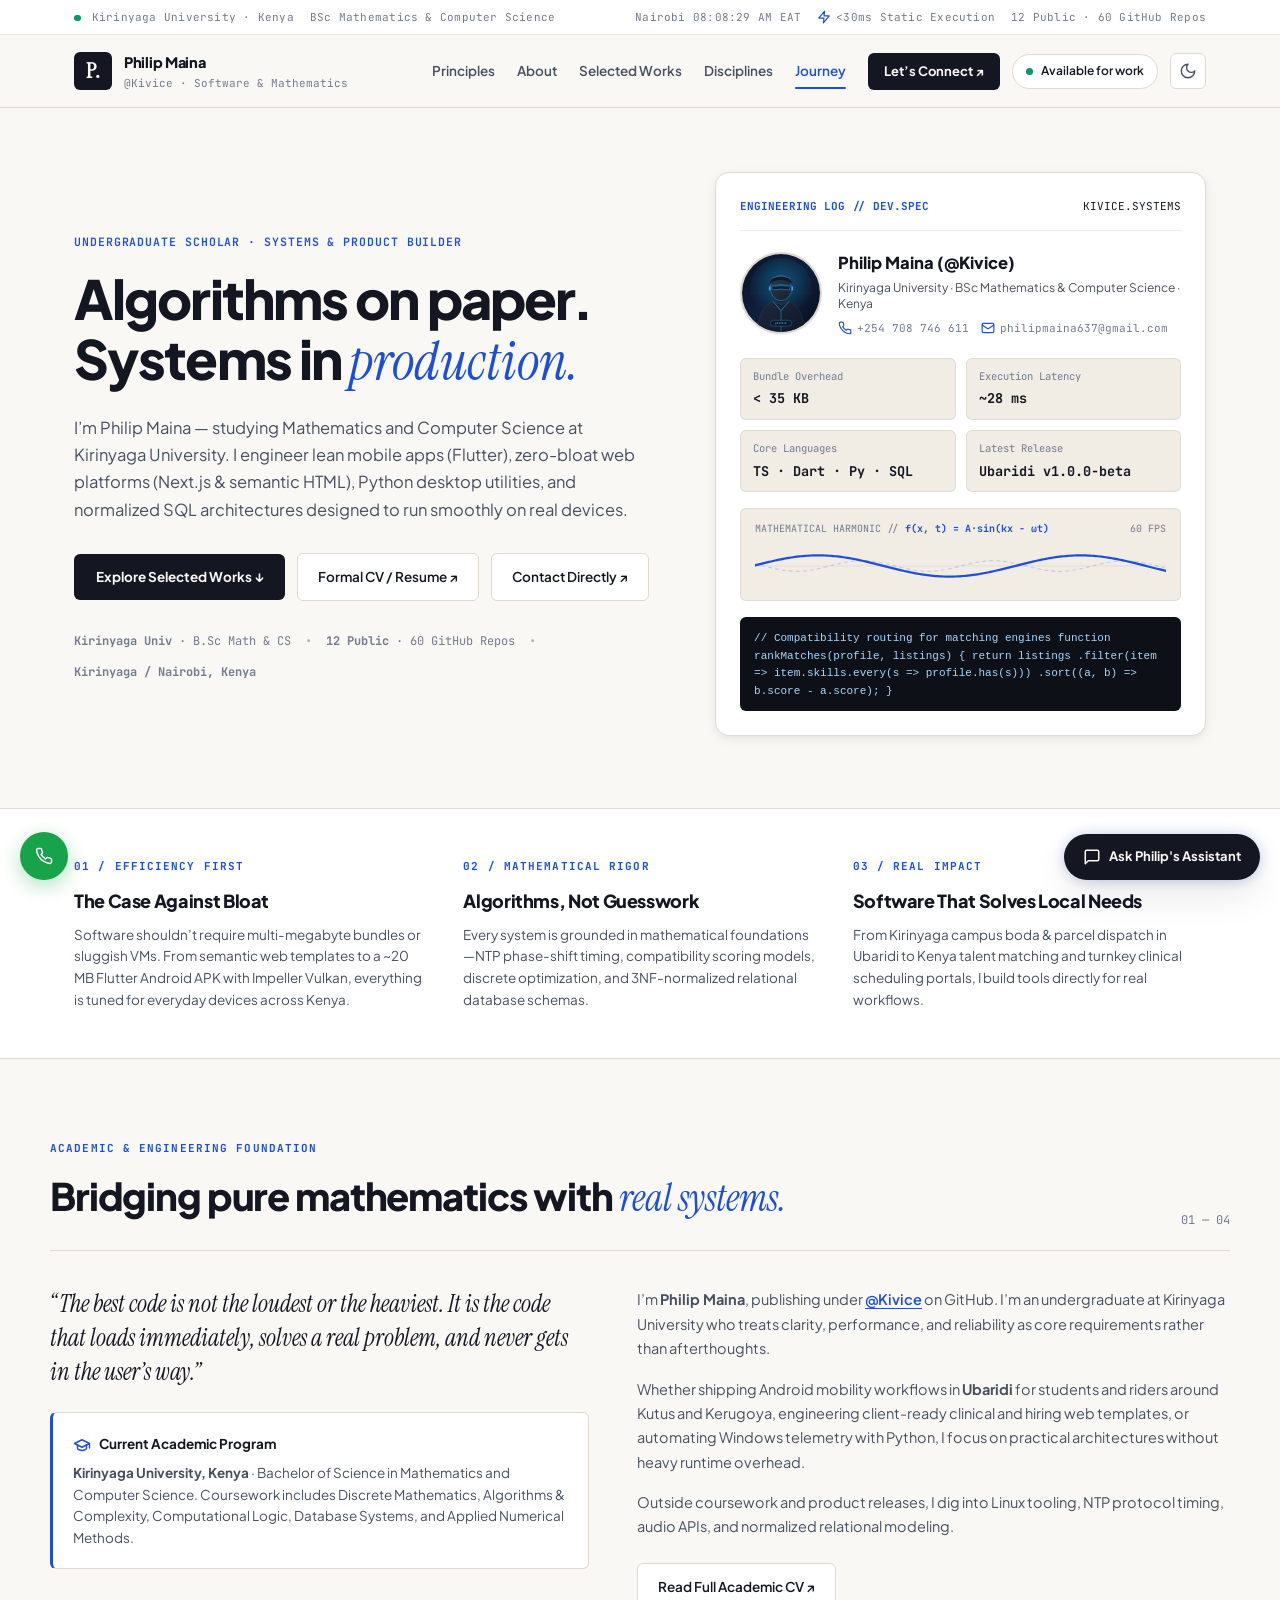
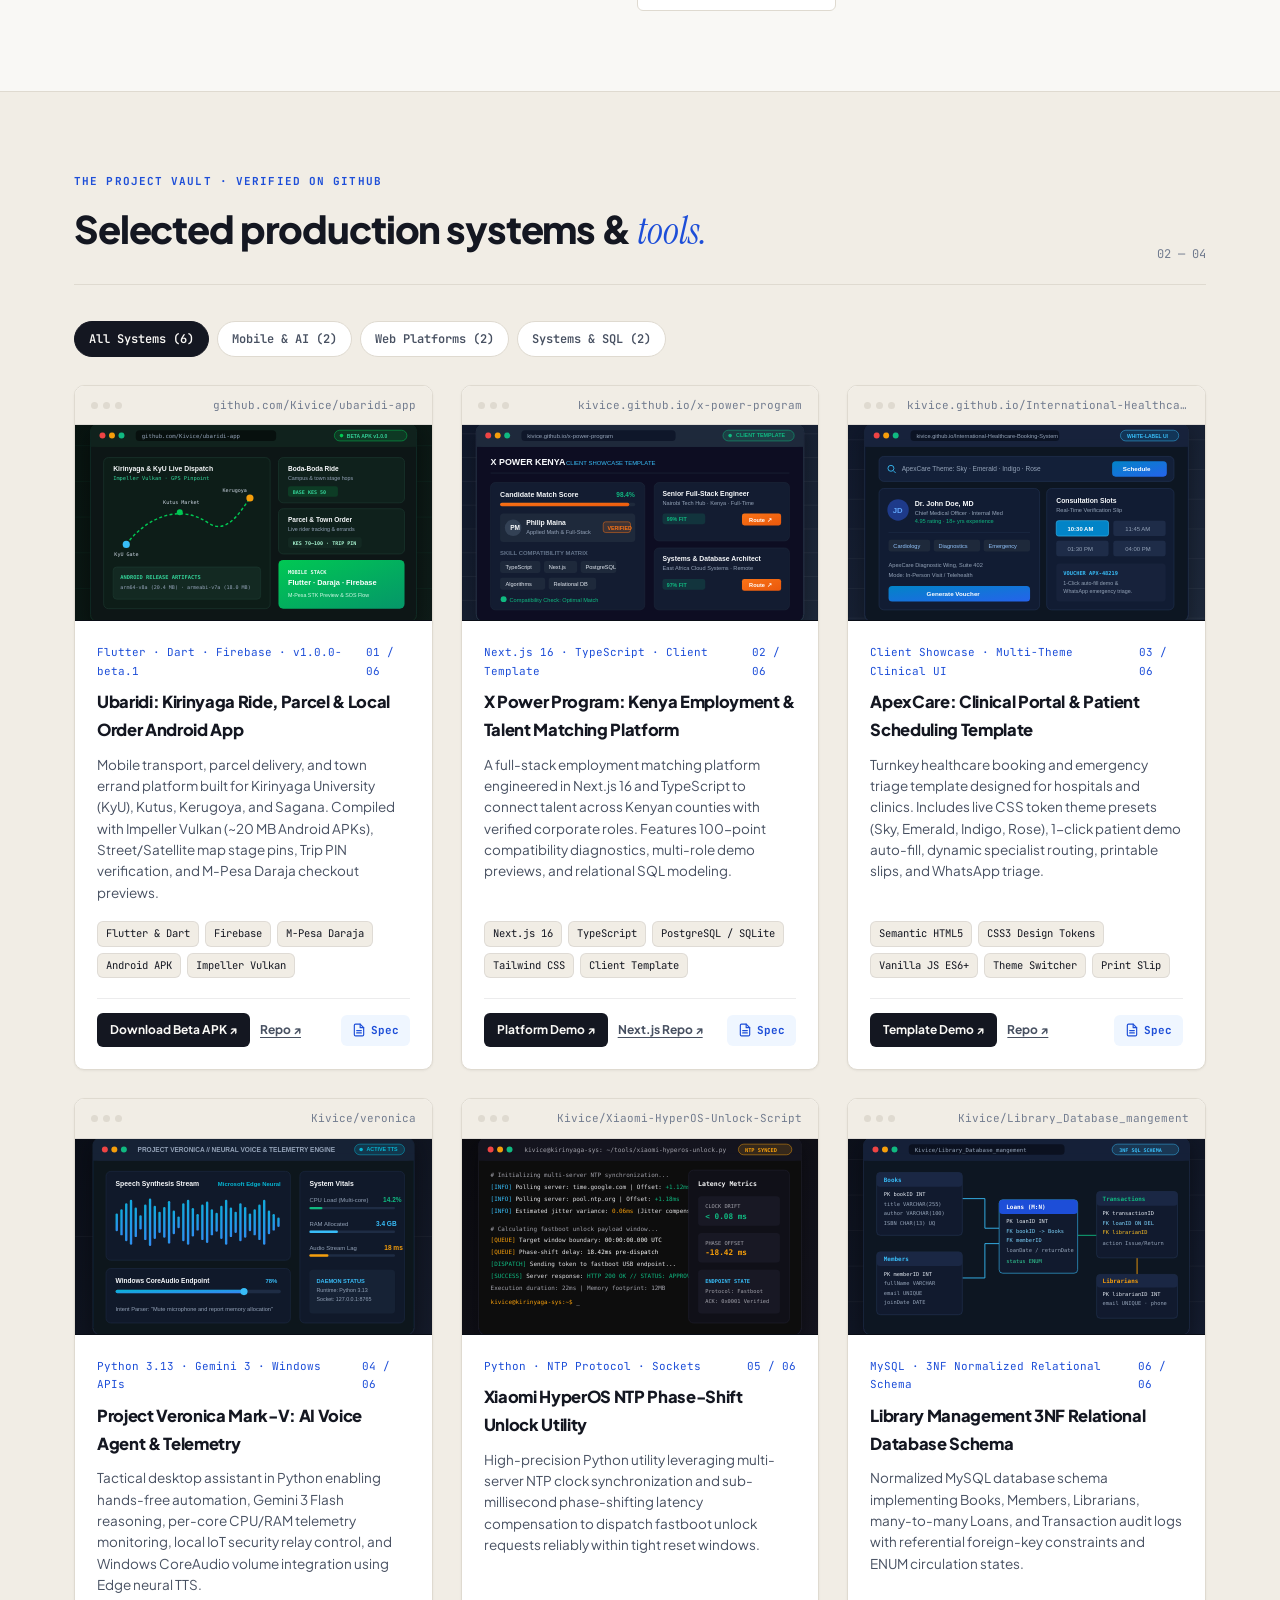
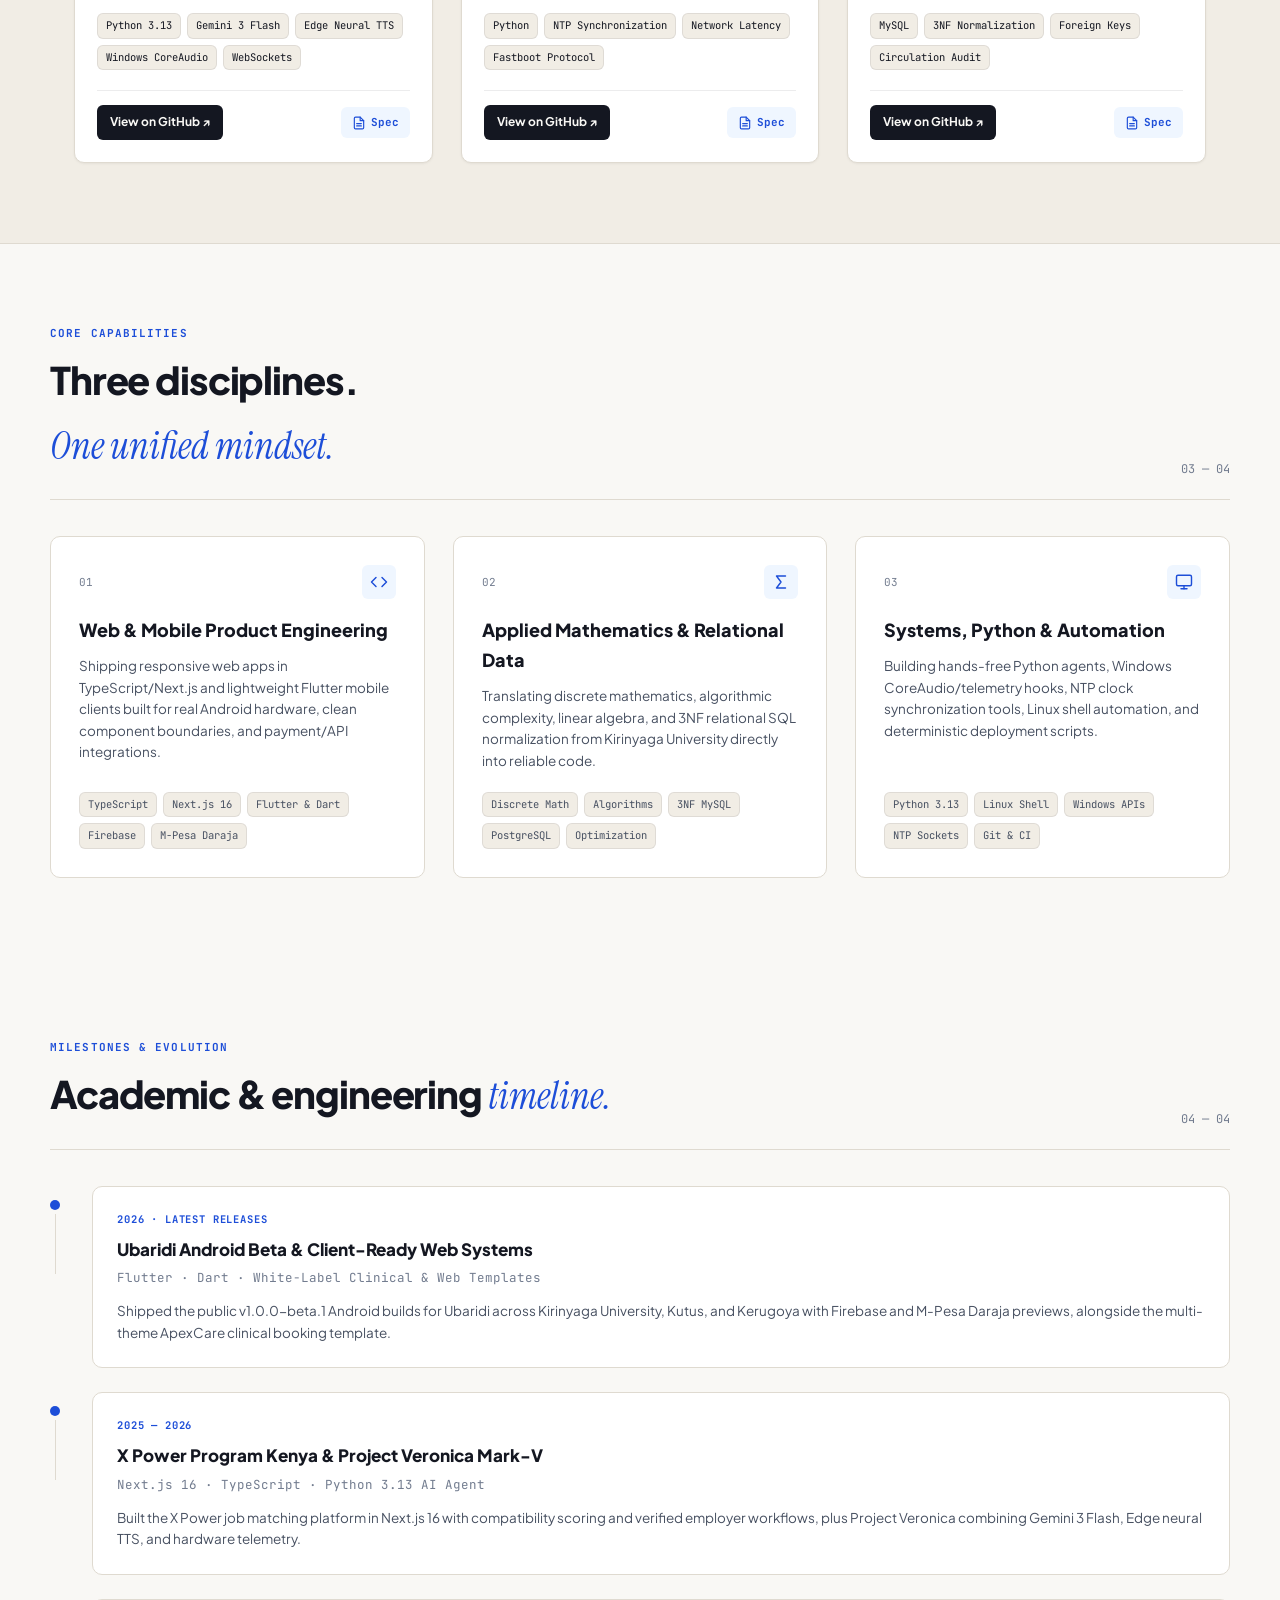
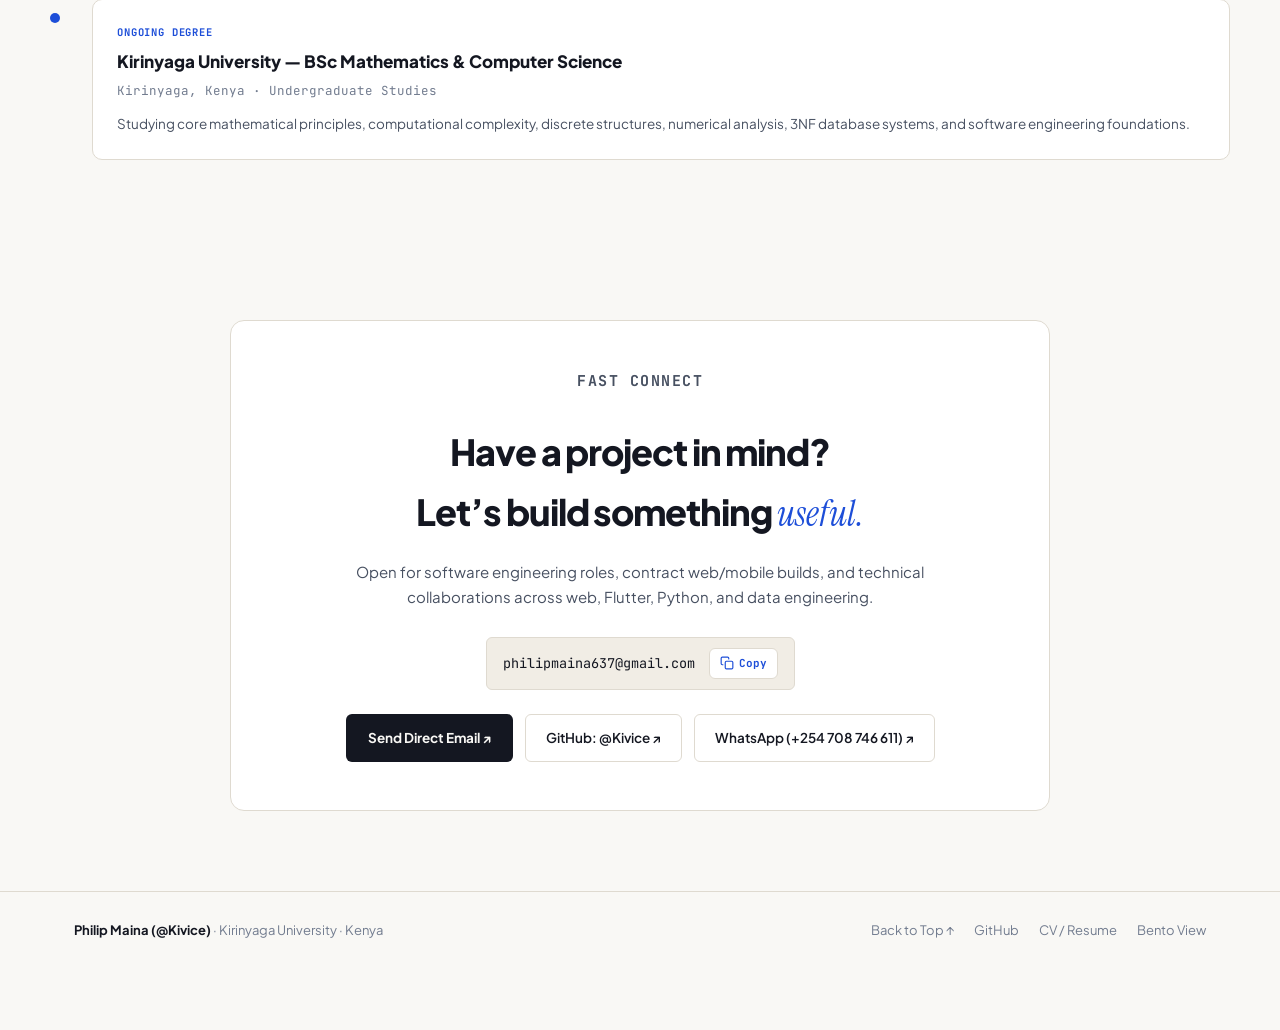
<file: index.html>
<!doctype html>
<html lang="en" data-theme="light">
  <head>
    <meta charset="UTF-8" />
    <meta name="viewport" content="width=device-width, initial-scale=1.0" />
    <meta
      name="description"
      content="Philip Maina (@Kivice) — Software Developer and Mathematics &amp; Computer Science undergraduate at Kirinyaga University building Flutter mobile apps, Next.js web platforms, Python tooling, and SQL systems."
    />
    <meta name="keywords" content="Philip Maina, Kivice, Software Developer, Kirinyaga University, Ubaridi, Mathematics, Computer Science, Kenya, TypeScript, Flutter, Python, Full Stack" />
    <meta name="author" content="Philip Maina (@Kivice)" />
    <meta name="theme-color" content="#f9f8f5" />

    <title>Philip Maina (@Kivice) — Software Developer &amp; Applied Mathematician</title>

    <!-- Google Fonts: Plus Jakarta Sans, Instrument Serif, JetBrains Mono -->
    <link rel="preconnect" href="https://fonts.googleapis.com" />
    <link rel="preconnect" href="https://fonts.gstatic.com" crossorigin />
    <link
      href="https://fonts.googleapis.com/css2?family=Instrument+Serif:ital@0;1&family=JetBrains+Mono:wght@400;500;600;700&family=Plus+Jakarta+Sans:wght@400;500;600;700;800&display=swap"
      rel="stylesheet"
    />

    <!-- Favicon -->
    <link rel="icon" type="image/svg+xml" href="assets/icons/favicon.svg" />

    <!-- Open Graph -->
    <meta property="og:title" content="Philip Maina (@Kivice) — Software Developer &amp; Applied Mathematician" />
    <meta property="og:description" content="Mathematics &amp; Computer Science student at Kirinyaga University building Flutter mobile apps, fast web platforms, and Python systems in Kenya." />
    <meta property="og:type" content="website" />
    <meta property="og:url" content="https://kivice.github.io/" />
    <meta property="og:image" content="assets/images/og-preview.svg" />

    <!-- Stylesheet -->
    <link rel="stylesheet" href="css/styles.css" />
  </head>
  <body>
    <a class="skip-link" href="#main">Skip to main content</a>

    <!-- TOP TELEMETRY STRIP -->
    <div class="telemetry-strip" aria-label="Developer status">
      <div class="shell telemetry-content">
        <div class="telemetry-left">
          <span><i class="live-dot" aria-hidden="true"></i> Kirinyaga University · Kenya</span>
          <span>BSc Mathematics &amp; Computer Science</span>
        </div>
        <div class="telemetry-right">
          <span id="live-eat-time">Nairobi EAT</span>
          <span class="telemetry-metric">
            <svg class="icon icon-sm" viewBox="0 0 24 24" fill="none" stroke="currentColor" stroke-width="2" stroke-linecap="round" stroke-linejoin="round" aria-hidden="true"><polygon points="13 2 3 14 12 14 11 22 21 10 12 10 13 2"></polygon></svg>
            &lt;30ms Static Execution
          </span>
          <span>12 Public · 60 GitHub Repos</span>
        </div>
      </div>
    </div>

    <!-- FLOATING WHATSAPP CONTACT -->
    <a
      class="whatsapp-float"
      href="https://wa.me/254708746611"
      target="_blank"
      rel="noopener noreferrer"
      aria-label="Chat on WhatsApp with Philip"
      title="WhatsApp (+254 708 746 611)"
    >
      <svg class="icon icon-md" viewBox="0 0 24 24" fill="none" stroke="currentColor" stroke-width="2" stroke-linecap="round" stroke-linejoin="round" aria-hidden="true"><path d="M22 16.92v3a2 2 0 0 1-2.18 2 19.79 19.79 0 0 1-8.63-3.07 19.5 19.5 0 0 1-6-6 19.79 19.79 0 0 1-3.07-8.67A2 2 0 0 1 4.11 2h3a2 2 0 0 1 2 1.72 12.84 12.84 0 0 0 .7 2.81 2 2 0 0 1-.45 2.11L8.09 9.91a16 16 0 0 0 6 6l1.27-1.27a2 2 0 0 1 2.11-.45 12.84 12.84 0 0 0 2.81.7A2 2 0 0 1 22 16.92z"></path></svg>
    </a>

    <!-- SITE HEADER -->
    <header class="site-header">
      <nav class="nav shell" aria-label="Main Navigation">
        <a class="brand-monogram" href="#home" aria-label="Philip Maina, Home">
          <span class="monogram-badge">P.</span>
          <div class="monogram-text">
            <span class="brand-name">Philip Maina</span>
            <span class="brand-sub">@Kivice · Software &amp; Mathematics</span>
          </div>
        </a>

        <div class="nav-actions">
          <div class="nav-links" id="nav-links">
            <a class="nav-link" href="#manifesto">Principles</a>
            <a class="nav-link" href="#about">About</a>
            <a class="nav-link" href="#works">Selected Works</a>
            <a class="nav-link" href="#disciplines">Disciplines</a>
            <a class="nav-link" href="#journey">Journey</a>
            <span class="nav-mobile-status">
              <span class="pulse-dot" aria-hidden="true"></span> Available for work
            </span>
            <a class="nav-cta" href="#contact">Let’s Connect ↗</a>
          </div>

          <a
            href="mailto:philipmaina637@gmail.com"
            class="status-pill"
            title="Available for technical roles &amp; contracts"
          >
            <span class="pulse-dot" aria-hidden="true"></span> Available for work
          </a>

          <button
            class="theme-btn"
            id="theme-toggle"
            type="button"
            aria-label="Toggle Light and Dark Mode"
            title="Toggle theme"
          >
            <svg class="icon icon-md" viewBox="0 0 24 24" fill="none" stroke="currentColor" stroke-width="1.8" stroke-linecap="round" stroke-linejoin="round" aria-hidden="true"><path d="M12 3a6 6 0 0 0 9 9 9 9 0 1 1-9-9Z"></path></svg>
          </button>

          <button
            class="mobile-toggle"
            id="mobile-toggle"
            type="button"
            aria-label="Open navigation menu"
            aria-expanded="false"
            aria-controls="nav-links"
          >
            <span></span>
            <span></span>
          </button>
        </div>
      </nav>
    </header>

    <main id="main">
      <!-- 1. HERO SECTION -->
      <section class="hero-section shell" id="home">
        <div class="hero-grid">
          <div class="hero-content">
            <div class="hero-kicker">
              <span>Undergraduate Scholar · Systems &amp; Product Builder</span>
            </div>

            <h1 class="hero-title">
              Algorithms on paper.<br />
              Systems in <span class="italic-flair">production.</span>
            </h1>

            <p class="hero-lead">
              I’m Philip Maina — studying Mathematics and Computer Science at Kirinyaga University.
              I engineer lean mobile apps (Flutter), zero-bloat web platforms (Next.js &amp; semantic HTML),
              Python desktop utilities, and normalized SQL architectures designed to run smoothly on real devices.
            </p>

            <div class="hero-actions">
              <a class="btn-primary" href="#works">
                Explore Selected Works ↓
              </a>
              <a class="btn-secondary" href="resume.html">
                Formal CV / Resume ↗
              </a>
              <a class="btn-secondary" href="#contact">
                Contact Directly ↗
              </a>
            </div>

            <div class="hero-badges-row">
              <span><strong>Kirinyaga Univ</strong> · B.Sc Math &amp; CS</span>
              <span class="hero-badge-sep">•</span>
              <span><strong>12 Public</strong> · 60 GitHub Repos</span>
              <span class="hero-badge-sep">•</span>
              <span><strong>Kirinyaga / Nairobi, Kenya</strong></span>
            </div>
          </div>

          <!-- Studio Telemetry & Signature Harmonic Canvas -->
          <div class="hero-canvas">
            <div class="canvas-header">
              <span class="canvas-tag">ENGINEERING LOG // DEV.SPEC</span>
              <span>KIVICE.SYSTEMS</span>
            </div>

            <div class="avatar-showcase">
              <div class="avatar-frame">
                <img
                  id="user-avatar-img"
                  src="assets/images/avatar.svg"
                  alt="Avatar of Philip Maina"
                  loading="eager"
                />
              </div>
              <div class="avatar-caption">
                <h3>Philip Maina (@Kivice)</h3>
                <p>Kirinyaga University · BSc Mathematics &amp; Computer Science · Kenya</p>
                <div class="avatar-meta-contact">
                  <span class="avatar-meta-item">
                    <svg class="icon icon-sm" viewBox="0 0 24 24" fill="none" stroke="currentColor" stroke-width="2" stroke-linecap="round" stroke-linejoin="round" aria-hidden="true"><path d="M22 16.92v3a2 2 0 0 1-2.18 2 19.79 19.79 0 0 1-8.63-3.07 19.5 19.5 0 0 1-6-6 19.79 19.79 0 0 1-3.07-8.67A2 2 0 0 1 4.11 2h3a2 2 0 0 1 2 1.72 12.84 12.84 0 0 0 .7 2.81 2 2 0 0 1-.45 2.11L8.09 9.91a16 16 0 0 0 6 6l1.27-1.27a2 2 0 0 1 2.11-.45 12.84 12.84 0 0 0 2.81.7A2 2 0 0 1 22 16.92z"></path></svg>
                    +254 708 746 611
                  </span>
                  <span class="avatar-meta-item">
                    <svg class="icon icon-sm" viewBox="0 0 24 24" fill="none" stroke="currentColor" stroke-width="2" stroke-linecap="round" stroke-linejoin="round" aria-hidden="true"><rect x="2" y="4" width="20" height="16" rx="2"></rect><path d="m22 7-8.97 5.7a1.94 1.94 0 0 1-2.06 0L2 7"></path></svg>
                    philipmaina637@gmail.com
                  </span>
                </div>
              </div>
            </div>

            <div class="telemetry-metrics-grid">
              <div class="metric-pill">
                <span class="metric-label">Bundle Overhead</span>
                <span class="metric-value">&lt; 35 KB</span>
              </div>
              <div class="metric-pill">
                <span class="metric-label">Execution Latency</span>
                <span class="metric-value">~28 ms</span>
              </div>
              <div class="metric-pill">
                <span class="metric-label">Core Languages</span>
                <span class="metric-value">TS · Dart · Py · SQL</span>
              </div>
              <div class="metric-pill">
                <span class="metric-label">Latest Release</span>
                <span class="metric-value">Ubaridi v1.0.0-beta</span>
              </div>
            </div>

            <!-- Signature Mathematical Harmonic Wave -->
            <div class="harmonic-wave-box">
              <div class="harmonic-wave-header">
                <span>MATHEMATICAL HARMONIC // <strong>f(x, t) = A·sin(kx - ωt)</strong></span>
                <span>60 FPS</span>
              </div>
              <canvas id="harmonic-canvas" class="harmonic-canvas-el" height="44"></canvas>
            </div>

            <div class="canvas-code-block">
              <code>// Compatibility routing for matching engines
function rankMatches(profile, listings) {
  return listings
    .filter(item => item.skills.every(s => profile.has(s)))
    .sort((a, b) => b.score - a.score);
}</code>
            </div>
          </div>
        </div>
      </section>

      <!-- 2. THE ENGINEERING MANIFESTO -->
      <section class="manifesto-banner" id="manifesto">
        <div class="shell manifesto-grid">
          <div class="manifesto-item">
            <span class="manifesto-kicker">01 / EFFICIENCY FIRST</span>
            <h4>The Case Against Bloat</h4>
            <p>
              Software shouldn’t require multi-megabyte bundles or sluggish VMs. From semantic web templates to a ~20 MB Flutter Android APK with Impeller Vulkan, everything is tuned for everyday devices across Kenya.
            </p>
          </div>

          <div class="manifesto-item">
            <span class="manifesto-kicker">02 / MATHEMATICAL RIGOR</span>
            <h4>Algorithms, Not Guesswork</h4>
            <p>
              Every system is grounded in mathematical foundations—NTP phase-shift timing, compatibility scoring models, discrete optimization, and 3NF-normalized relational database schemas.
            </p>
          </div>

          <div class="manifesto-item">
            <span class="manifesto-kicker">03 / REAL IMPACT</span>
            <h4>Software That Solves Local Needs</h4>
            <p>
              From Kirinyaga campus boda &amp; parcel dispatch in Ubaridi to Kenya talent matching and turnkey clinical scheduling portals, I build tools directly for real workflows.
            </p>
          </div>
        </div>
      </section>

      <!-- 3. ABOUT SECTION -->
      <section class="section-block shell" id="about">
        <div class="section-head">
          <div>
            <p class="section-eyebrow">ACADEMIC &amp; ENGINEERING FOUNDATION</p>
            <h2 class="section-title">Bridging pure mathematics with <span class="italic-flair">real systems.</span></h2>
          </div>
          <span class="section-seq">01 — 04</span>
        </div>

        <div class="about-columns">
          <div>
            <blockquote class="about-statement">
              “The best code is not the loudest or the heaviest. It is the code that loads immediately, solves a real problem, and never gets in the user’s way.”
            </blockquote>

            <div class="highlight-box">
              <div class="highlight-title">
                <svg class="icon icon-md" viewBox="0 0 24 24" fill="none" stroke="currentColor" stroke-width="1.9" stroke-linecap="round" stroke-linejoin="round" aria-hidden="true"><path d="M22 10v6M2 10l10-5 10 5-10 5z"></path><path d="M6 12v5c3 3 9 3 12 0v-5"></path></svg>
                <span>Current Academic Program</span>
              </div>
              <p class="highlight-text">
                <strong>Kirinyaga University, Kenya</strong> · Bachelor of Science in Mathematics and Computer Science. Coursework includes Discrete Mathematics, Algorithms &amp; Complexity, Computational Logic, Database Systems, and Applied Numerical Methods.
              </p>
            </div>
          </div>

          <div class="about-narrative">
            <p>
              I’m <strong>Philip Maina</strong>, publishing under <a href="https://github.com/Kivice" target="_blank" rel="noopener noreferrer" class="inline-accent-link">@Kivice</a> on GitHub. I’m an undergraduate at Kirinyaga University who treats clarity, performance, and reliability as core requirements rather than afterthoughts.
            </p>
            <p>
              Whether shipping Android mobility workflows in <strong>Ubaridi</strong> for students and riders around Kutus and Kerugoya, engineering client-ready clinical and hiring web templates, or automating Windows telemetry with Python, I focus on practical architectures without heavy runtime overhead.
            </p>
            <p>
              Outside coursework and product releases, I dig into Linux tooling, NTP protocol timing, audio APIs, and normalized relational modeling.
            </p>
            <div class="about-cta-wrap">
              <a class="btn-secondary" href="resume.html">Read Full Academic CV ↗</a>
            </div>
          </div>
        </div>
      </section>

      <!-- 4. SELECTED WORKS (THE PROJECT VAULT) -->
      <section class="section-block vault-section" id="works">
        <div class="shell">
          <div class="section-head">
            <div>
              <p class="section-eyebrow">THE PROJECT VAULT · VERIFIED ON GITHUB</p>
              <h2 class="section-title">Selected production systems &amp; <span class="italic-flair">tools.</span></h2>
            </div>
            <span class="section-seq">02 — 04</span>
          </div>

          <div class="vault-filter-bar" role="group" aria-label="Filter projects by domain">
            <button type="button" class="vault-filter-tab active" data-vault-filter="all" aria-pressed="true">All Systems (6)</button>
            <button type="button" class="vault-filter-tab" data-vault-filter="mobile-ai" aria-pressed="false">Mobile &amp; AI (2)</button>
            <button type="button" class="vault-filter-tab" data-vault-filter="web" aria-pressed="false">Web Platforms (2)</button>
            <button type="button" class="vault-filter-tab" data-vault-filter="systems" aria-pressed="false">Systems &amp; SQL (2)</button>
          </div>

          <div class="projects-showcase">
            <!-- Project 1: Ubaridi (Latest GitHub Release) -->
            <article class="vault-card" data-category="mobile-ai">
              <div class="card-header-bar">
                <div class="card-dots" aria-hidden="true">
                  <span></span><span></span><span></span>
                </div>
                <span>github.com/Kivice/ubaridi-app</span>
              </div>
              <img
                src="assets/images/project-ubaridi.svg"
                alt="Ubaridi Kirinyaga Android Mobility App Architecture"
                class="card-visual-img"
                loading="lazy"
              />
              <div class="card-body">
                <div class="card-meta">
                  <span>Flutter · Dart · Firebase · v1.0.0-beta.1</span>
                  <span>01 / 06</span>
                </div>
                <h4 class="card-headline">Ubaridi: Kirinyaga Ride, Parcel &amp; Local Order Android App</h4>
                <p class="card-description">
                  Mobile transport, parcel delivery, and town errand platform built for Kirinyaga University (KyU), Kutus, Kerugoya, and Sagana. Compiled with Impeller Vulkan (~20 MB Android APKs), Street/Satellite map stage pins, Trip PIN verification, and M-Pesa Daraja checkout previews.
                </p>
                <div class="card-tech-chips">
                  <span>Flutter &amp; Dart</span>
                  <span>Firebase</span>
                  <span>M-Pesa Daraja</span>
                  <span>Android APK</span>
                  <span>Impeller Vulkan</span>
                </div>
                <div class="card-actions">
                  <div class="card-actions-group">
                    <a class="card-btn-primary" href="https://github.com/Kivice/ubaridi-app/releases/tag/v1.0.0-beta.1" target="_blank" rel="noopener noreferrer">
                      Download Beta APK ↗
                    </a>
                    <a class="card-repo-btn" href="https://github.com/Kivice/ubaridi-app" target="_blank" rel="noopener noreferrer">
                      Repo ↗
                    </a>
                  </div>
                  <button class="card-spec-trigger" data-spec-trigger="ubaridi" type="button">
                    <svg class="icon icon-sm" viewBox="0 0 24 24" fill="none" stroke="currentColor" stroke-width="2" stroke-linecap="round" stroke-linejoin="round" aria-hidden="true"><path d="M14 2H6a2 2 0 0 0-2 2v16a2 2 0 0 0 2 2h12a2 2 0 0 0 2-2V8z"></path><polyline points="14 2 14 8 20 8"></polyline><line x1="16" y1="13" x2="8" y2="13"></line><line x1="16" y1="17" x2="8" y2="17"></line></svg>
                    Spec
                  </button>
                </div>
              </div>
            </article>

            <!-- Project 2: X Power Program -->
            <article class="vault-card" data-category="web">
              <div class="card-header-bar">
                <div class="card-dots" aria-hidden="true">
                  <span></span><span></span><span></span>
                </div>
                <span>kivice.github.io/x-power-program</span>
              </div>
              <img
                src="assets/images/project-xpower.svg"
                alt="X Power Program Kenya Architecture"
                class="card-visual-img"
                loading="lazy"
              />
              <div class="card-body">
                <div class="card-meta">
                  <span>Next.js 16 · TypeScript · Client Template</span>
                  <span>02 / 06</span>
                </div>
                <h4 class="card-headline">X Power Program: Kenya Employment &amp; Talent Matching Platform</h4>
                <p class="card-description">
                  A full-stack employment matching platform engineered in Next.js 16 and TypeScript to connect talent across Kenyan counties with verified corporate roles. Features 100-point compatibility diagnostics, multi-role demo previews, and relational SQL modeling.
                </p>
                <div class="card-tech-chips">
                  <span>Next.js 16</span>
                  <span>TypeScript</span>
                  <span>PostgreSQL / SQLite</span>
                  <span>Tailwind CSS</span>
                  <span>Client Template</span>
                </div>
                <div class="card-actions">
                  <div class="card-actions-group">
                    <a class="card-btn-primary" href="https://kivice.github.io/x-power-program/" target="_blank" rel="noopener noreferrer">
                      Platform Demo ↗
                    </a>
                    <a class="card-repo-btn" href="https://github.com/Kivice/x-power-program" target="_blank" rel="noopener noreferrer">
                      Next.js Repo ↗
                    </a>
                  </div>
                  <button class="card-spec-trigger" data-spec-trigger="xpower" type="button">
                    <svg class="icon icon-sm" viewBox="0 0 24 24" fill="none" stroke="currentColor" stroke-width="2" stroke-linecap="round" stroke-linejoin="round" aria-hidden="true"><path d="M14 2H6a2 2 0 0 0-2 2v16a2 2 0 0 0 2 2h12a2 2 0 0 0 2-2V8z"></path><polyline points="14 2 14 8 20 8"></polyline><line x1="16" y1="13" x2="8" y2="13"></line><line x1="16" y1="17" x2="8" y2="17"></line></svg>
                    Spec
                  </button>
                </div>
              </div>
            </article>

            <!-- Project 3: International Healthcare Booking -->
            <article class="vault-card" data-category="web">
              <div class="card-header-bar">
                <div class="card-dots" aria-hidden="true">
                  <span></span><span></span><span></span>
                </div>
                <span>kivice.github.io/International-Healthcare-Booking-System</span>
              </div>
              <img
                src="assets/images/project-healthcare.svg"
                alt="ApexCare Clinical Portal Architecture"
                class="card-visual-img"
                loading="lazy"
              />
              <div class="card-body">
                <div class="card-meta">
                  <span>Client Showcase · Multi-Theme Clinical UI</span>
                  <span>03 / 06</span>
                </div>
                <h4 class="card-headline">ApexCare: Clinical Portal &amp; Patient Scheduling Template</h4>
                <p class="card-description">
                  Turnkey healthcare booking and emergency triage template designed for hospitals and clinics. Includes live CSS token theme presets (Sky, Emerald, Indigo, Rose), 1-click patient demo auto-fill, dynamic specialist routing, printable slips, and WhatsApp triage.
                </p>
                <div class="card-tech-chips">
                  <span>Semantic HTML5</span>
                  <span>CSS3 Design Tokens</span>
                  <span>Vanilla JS ES6+</span>
                  <span>Theme Switcher</span>
                  <span>Print Slip</span>
                </div>
                <div class="card-actions">
                  <div class="card-actions-group">
                    <a class="card-btn-primary" href="https://kivice.github.io/International-Healthcare-Booking-System/" target="_blank" rel="noopener noreferrer">
                      Template Demo ↗
                    </a>
                    <a class="card-repo-btn" href="https://github.com/Kivice/International-Healthcare-Booking-System" target="_blank" rel="noopener noreferrer">
                      Repo ↗
                    </a>
                  </div>
                  <button class="card-spec-trigger" data-spec-trigger="healthcare" type="button">
                    <svg class="icon icon-sm" viewBox="0 0 24 24" fill="none" stroke="currentColor" stroke-width="2" stroke-linecap="round" stroke-linejoin="round" aria-hidden="true"><path d="M14 2H6a2 2 0 0 0-2 2v16a2 2 0 0 0 2 2h12a2 2 0 0 0 2-2V8z"></path><polyline points="14 2 14 8 20 8"></polyline><line x1="16" y1="13" x2="8" y2="13"></line><line x1="16" y1="17" x2="8" y2="17"></line></svg>
                    Spec
                  </button>
                </div>
              </div>
            </article>

            <!-- Project 4: Project Veronica -->
            <article class="vault-card" data-category="mobile-ai">
              <div class="card-header-bar">
                <div class="card-dots" aria-hidden="true">
                  <span></span><span></span><span></span>
                </div>
                <span>Kivice/veronica</span>
              </div>
              <img
                src="assets/images/project-veronica.svg"
                alt="Project Veronica Voice Engine Architecture"
                class="card-visual-img"
                loading="lazy"
              />
              <div class="card-body">
                <div class="card-meta">
                  <span>Python 3.13 · Gemini 3 · Windows APIs</span>
                  <span>04 / 06</span>
                </div>
                <h4 class="card-headline">Project Veronica Mark-V: AI Voice Agent &amp; Telemetry</h4>
                <p class="card-description">
                  Tactical desktop assistant in Python enabling hands-free automation, Gemini 3 Flash reasoning, per-core CPU/RAM telemetry monitoring, local IoT security relay control, and Windows CoreAudio volume integration using Edge neural TTS.
                </p>
                <div class="card-tech-chips">
                  <span>Python 3.13</span>
                  <span>Gemini 3 Flash</span>
                  <span>Edge Neural TTS</span>
                  <span>Windows CoreAudio</span>
                  <span>WebSockets</span>
                </div>
                <div class="card-actions">
                  <a class="card-btn-primary" href="https://github.com/Kivice/veronica" target="_blank" rel="noopener noreferrer">
                    View on GitHub ↗
                  </a>
                  <button class="card-spec-trigger" data-spec-trigger="veronica" type="button">
                    <svg class="icon icon-sm" viewBox="0 0 24 24" fill="none" stroke="currentColor" stroke-width="2" stroke-linecap="round" stroke-linejoin="round" aria-hidden="true"><path d="M14 2H6a2 2 0 0 0-2 2v16a2 2 0 0 0 2 2h12a2 2 0 0 0 2-2V8z"></path><polyline points="14 2 14 8 20 8"></polyline><line x1="16" y1="13" x2="8" y2="13"></line><line x1="16" y1="17" x2="8" y2="17"></line></svg>
                    Spec
                  </button>
                </div>
              </div>
            </article>

            <!-- Project 5: Xiaomi Bootloader Timing Utility -->
            <article class="vault-card" data-category="systems">
              <div class="card-header-bar">
                <div class="card-dots" aria-hidden="true">
                  <span></span><span></span><span></span>
                </div>
                <span>Kivice/Xiaomi-HyperOS-Unlock-Script</span>
              </div>
              <img
                src="assets/images/project-hyperos.svg"
                alt="Xiaomi Bootloader Timing Utility Interface"
                class="card-visual-img"
                loading="lazy"
              />
              <div class="card-body">
                <div class="card-meta">
                  <span>Python · NTP Protocol · Sockets</span>
                  <span>05 / 06</span>
                </div>
                <h4 class="card-headline">Xiaomi HyperOS NTP Phase-Shift Unlock Utility</h4>
                <p class="card-description">
                  High-precision Python utility leveraging multi-server NTP clock synchronization and sub-millisecond phase-shifting latency compensation to dispatch fastboot unlock requests reliably within tight reset windows.
                </p>
                <div class="card-tech-chips">
                  <span>Python</span>
                  <span>NTP Synchronization</span>
                  <span>Network Latency</span>
                  <span>Fastboot Protocol</span>
                </div>
                <div class="card-actions">
                  <a class="card-btn-primary" href="https://github.com/Kivice/Xiaomi-HyperOS-Unlock-Script" target="_blank" rel="noopener noreferrer">
                    View on GitHub ↗
                  </a>
                  <button class="card-spec-trigger" data-spec-trigger="hyperos" type="button">
                    <svg class="icon icon-sm" viewBox="0 0 24 24" fill="none" stroke="currentColor" stroke-width="2" stroke-linecap="round" stroke-linejoin="round" aria-hidden="true"><path d="M14 2H6a2 2 0 0 0-2 2v16a2 2 0 0 0 2 2h12a2 2 0 0 0 2-2V8z"></path><polyline points="14 2 14 8 20 8"></polyline><line x1="16" y1="13" x2="8" y2="13"></line><line x1="16" y1="17" x2="8" y2="17"></line></svg>
                    Spec
                  </button>
                </div>
              </div>
            </article>

            <!-- Project 6: Library Relational Database Architecture -->
            <article class="vault-card" data-category="systems">
              <div class="card-header-bar">
                <div class="card-dots" aria-hidden="true">
                  <span></span><span></span><span></span>
                </div>
                <span>Kivice/Library_Database_mangement</span>
              </div>
              <img
                src="assets/images/project-library.svg"
                alt="Library Relational Database 3NF ERD Schema"
                class="card-visual-img"
                loading="lazy"
              />
              <div class="card-body">
                <div class="card-meta">
                  <span>MySQL · 3NF Normalized Relational Schema</span>
                  <span>06 / 06</span>
                </div>
                <h4 class="card-headline">Library Management 3NF Relational Database Schema</h4>
                <p class="card-description">
                  Normalized MySQL database schema implementing Books, Members, Librarians, many-to-many Loans, and Transaction audit logs with referential foreign-key constraints and ENUM circulation states.
                </p>
                <div class="card-tech-chips">
                  <span>MySQL</span>
                  <span>3NF Normalization</span>
                  <span>Foreign Keys</span>
                  <span>Circulation Audit</span>
                </div>
                <div class="card-actions">
                  <a class="card-btn-primary" href="https://github.com/Kivice/Library_Database_mangement" target="_blank" rel="noopener noreferrer">
                    View on GitHub ↗
                  </a>
                  <button class="card-spec-trigger" data-spec-trigger="library" type="button">
                    <svg class="icon icon-sm" viewBox="0 0 24 24" fill="none" stroke="currentColor" stroke-width="2" stroke-linecap="round" stroke-linejoin="round" aria-hidden="true"><path d="M14 2H6a2 2 0 0 0-2 2v16a2 2 0 0 0 2 2h12a2 2 0 0 0 2-2V8z"></path><polyline points="14 2 14 8 20 8"></polyline><line x1="16" y1="13" x2="8" y2="13"></line><line x1="16" y1="17" x2="8" y2="17"></line></svg>
                    Spec
                  </button>
                </div>
              </div>
            </article>
          </div>
        </div>
      </section>

      <!-- 5. DISCIPLINES MATRIX -->
      <section class="section-block shell" id="disciplines">
        <div class="section-head">
          <div>
            <p class="section-eyebrow">CORE CAPABILITIES</p>
            <h2 class="section-title">Three disciplines.<br /><span class="italic-flair">One unified mindset.</span></h2>
          </div>
          <span class="section-seq">03 — 04</span>
        </div>

        <div class="disciplines-grid">
          <article class="discipline-card">
            <div class="discipline-header">
              <span class="discipline-num">01</span>
              <span class="discipline-glyph">
                <svg class="icon icon-md" viewBox="0 0 24 24" fill="none" stroke="currentColor" stroke-width="1.9" stroke-linecap="round" stroke-linejoin="round" aria-hidden="true"><polyline points="16 18 22 12 16 6"></polyline><polyline points="8 6 2 12 8 18"></polyline></svg>
              </span>
            </div>
            <h3>Web &amp; Mobile Product Engineering</h3>
            <p>
              Shipping responsive web apps in TypeScript/Next.js and lightweight Flutter mobile clients built for real Android hardware, clean component boundaries, and payment/API integrations.
            </p>
            <div class="discipline-tags">
              <span>TypeScript</span>
              <span>Next.js 16</span>
              <span>Flutter &amp; Dart</span>
              <span>Firebase</span>
              <span>M-Pesa Daraja</span>
            </div>
          </article>

          <article class="discipline-card">
            <div class="discipline-header">
              <span class="discipline-num">02</span>
              <span class="discipline-glyph">
                <svg class="icon icon-md" viewBox="0 0 24 24" fill="none" stroke="currentColor" stroke-width="1.9" stroke-linecap="round" stroke-linejoin="round" aria-hidden="true"><path d="M18 4H6l6 8-6 8h12"></path></svg>
              </span>
            </div>
            <h3>Applied Mathematics &amp; Relational Data</h3>
            <p>
              Translating discrete mathematics, algorithmic complexity, linear algebra, and 3NF relational SQL normalization from Kirinyaga University directly into reliable code.
            </p>
            <div class="discipline-tags">
              <span>Discrete Math</span>
              <span>Algorithms</span>
              <span>3NF MySQL</span>
              <span>PostgreSQL</span>
              <span>Optimization</span>
            </div>
          </article>

          <article class="discipline-card">
            <div class="discipline-header">
              <span class="discipline-num">03</span>
              <span class="discipline-glyph">
                <svg class="icon icon-md" viewBox="0 0 24 24" fill="none" stroke="currentColor" stroke-width="1.9" stroke-linecap="round" stroke-linejoin="round" aria-hidden="true"><rect x="2" y="3" width="20" height="14" rx="2"></rect><path d="M8 21h8"></path><path d="M12 17v4"></path></svg>
              </span>
            </div>
            <h3>Systems, Python &amp; Automation</h3>
            <p>
              Building hands-free Python agents, Windows CoreAudio/telemetry hooks, NTP clock synchronization tools, Linux shell automation, and deterministic deployment scripts.
            </p>
            <div class="discipline-tags">
              <span>Python 3.13</span>
              <span>Linux Shell</span>
              <span>Windows APIs</span>
              <span>NTP Sockets</span>
              <span>Git &amp; CI</span>
            </div>
          </article>
        </div>
      </section>

      <!-- 6. ACADEMIC & TECHNICAL JOURNEY -->
      <section class="section-block shell" id="journey">
        <div class="section-head">
          <div>
            <p class="section-eyebrow">MILESTONES &amp; EVOLUTION</p>
            <h2 class="section-title">Academic &amp; engineering <span class="italic-flair">timeline.</span></h2>
          </div>
          <span class="section-seq">04 — 04</span>
        </div>

        <div class="timeline-block">
          <div class="timeline-node">
            <div class="node-bullet"></div>
            <div class="node-card">
              <span class="node-date">2026 · LATEST RELEASES</span>
              <h3>Ubaridi Android Beta &amp; Client-Ready Web Systems</h3>
              <div class="node-institution">Flutter · Dart · White-Label Clinical &amp; Web Templates</div>
              <p>
                Shipped the public v1.0.0-beta.1 Android builds for Ubaridi across Kirinyaga University, Kutus, and Kerugoya with Firebase and M-Pesa Daraja previews, alongside the multi-theme ApexCare clinical booking template.
              </p>
            </div>
          </div>

          <div class="timeline-node">
            <div class="node-bullet"></div>
            <div class="node-card">
              <span class="node-date">2025 — 2026</span>
              <h3>X Power Program Kenya &amp; Project Veronica Mark-V</h3>
              <div class="node-institution">Next.js 16 · TypeScript · Python 3.13 AI Agent</div>
              <p>
                Built the X Power job matching platform in Next.js 16 with compatibility scoring and verified employer workflows, plus Project Veronica combining Gemini 3 Flash, Edge neural TTS, and hardware telemetry.
              </p>
            </div>
          </div>

          <div class="timeline-node">
            <div class="node-bullet"></div>
            <div class="node-card">
              <span class="node-date">ONGOING DEGREE</span>
              <h3>Kirinyaga University — BSc Mathematics &amp; Computer Science</h3>
              <div class="node-institution">Kirinyaga, Kenya · Undergraduate Studies</div>
              <p>
                Studying core mathematical principles, computational complexity, discrete structures, numerical analysis, 3NF database systems, and software engineering foundations.
              </p>
            </div>
          </div>
        </div>
      </section>

      <!-- 7. CONTACT SECTION -->
      <section class="section-block shell" id="contact">
        <div class="contact-container">
          <p class="section-eyebrow">FAST CONNECT</p>
          <h2>Have a project in mind?<br />Let’s build something <span class="italic-flair">useful.</span></h2>
          <p>
            Open for software engineering roles, contract web/mobile builds, and technical collaborations across web, Flutter, Python, and data engineering.
          </p>

          <div class="email-dispatch-bar">
            <span class="email-text-disp">philipmaina637@gmail.com</span>
            <button class="copy-pill-btn" id="copy-email-btn" type="button">
              <svg class="icon icon-sm" viewBox="0 0 24 24" fill="none" stroke="currentColor" stroke-width="2" stroke-linecap="round" stroke-linejoin="round" aria-hidden="true"><rect x="9" y="9" width="13" height="13" rx="2" ry="2"></rect><path d="M5 15H4a2 2 0 0 1-2-2V4a2 2 0 0 1 2-2h9a2 2 0 0 1 2 2v1"></path></svg>
              Copy
            </button>
          </div>

          <div class="contact-button-row">
            <a class="btn-primary" href="mailto:philipmaina637@gmail.com">
              Send Direct Email ↗
            </a>
            <a class="btn-secondary" href="https://github.com/Kivice" target="_blank" rel="noopener noreferrer">
              GitHub: @Kivice ↗
            </a>
            <a class="btn-secondary" href="https://wa.me/254708746611" target="_blank" rel="noopener noreferrer">
              WhatsApp (+254 708 746 611) ↗
            </a>
          </div>
        </div>
      </section>
    </main>

    <!-- SITE FOOTER -->
    <footer class="main-footer">
      <div class="shell footer-row">
        <div>
          <span class="footer-brand-name">Philip Maina (@Kivice)</span> · Kirinyaga University · Kenya
        </div>
        <div class="footer-nav">
          <a href="#home">Back to Top ↑</a>
          <a href="https://github.com/Kivice" target="_blank" rel="noopener noreferrer">GitHub</a>
          <a href="resume.html">CV / Resume</a>
          <a href="template.html">Bento View</a>
        </div>
      </div>
    </footer>

    <!-- ARCHITECTURAL SPEC MODAL -->
    <div
      class="tech-modal-backdrop"
      id="tech-modal"
      aria-hidden="true"
      role="dialog"
      aria-modal="true"
      aria-label="System Architecture Specification"
    >
      <div class="tech-modal-container">
        <button
          class="modal-close-btn"
          id="tech-modal-close"
          type="button"
          aria-label="Close dialog"
        >
          <svg class="icon icon-sm" viewBox="0 0 24 24" fill="none" stroke="currentColor" stroke-width="2" stroke-linecap="round" stroke-linejoin="round" aria-hidden="true"><path d="M18 6 6 18"></path><path d="m6 6 12 12"></path></svg>
        </button>
        <div id="tech-modal-content"></div>
      </div>
    </div>

    <!-- PORTFOLIO ASSISTANT CHATBOT -->
    <button
      class="chat-launcher-btn"
      id="chat-launcher-btn"
      type="button"
      aria-label="Open portfolio assistant chat"
      aria-expanded="false"
      aria-controls="chat-window"
    >
      <svg class="icon icon-md" viewBox="0 0 24 24" fill="none" stroke="currentColor" stroke-width="2" stroke-linecap="round" stroke-linejoin="round" aria-hidden="true"><path d="M21 15a2 2 0 0 1-2 2H7l-4 4V5a2 2 0 0 1 2-2h14a2 2 0 0 1 2 2z"></path></svg>
      <span class="chat-launcher-label">Ask Philip's Assistant</span>
    </button>

    <div class="chat-window" id="chat-window" role="dialog" aria-modal="true" aria-label="Philip's Portfolio Assistant" aria-hidden="true">
      <div class="chat-header">
        <div class="chat-header-info">
          <div class="chat-avatar-mini" aria-hidden="true">PM</div>
          <div class="chat-header-titles">
            <h4>Philip's Assistant</h4>
            <span>Online · Instant</span>
          </div>
        </div>
        <button class="chat-close-btn" id="chat-close-btn" type="button" aria-label="Close chat">
          <svg class="icon icon-sm" viewBox="0 0 24 24" fill="none" stroke="currentColor" stroke-width="2" stroke-linecap="round" stroke-linejoin="round" aria-hidden="true"><path d="M18 6 6 18"></path><path d="m6 6 12 12"></path></svg>
        </button>
      </div>

      <div class="chat-messages" id="chat-messages">
        <div class="chat-bubble bot">
          Hello! Ask me about Philip's degree at Kirinyaga University, his Ubaridi Android beta, web/Python projects, tech stack, or direct contact channels.
          <div class="chat-chips-row">
            <button class="chat-chip" data-query="ubaridi" type="button">Ubaridi App</button>
            <button class="chat-chip" data-query="education" type="button">Education</button>
            <button class="chat-chip" data-query="projects" type="button">Projects</button>
            <button class="chat-chip" data-query="skills" type="button">Skills</button>
            <button class="chat-chip" data-query="contact" type="button">Contact</button>
          </div>
        </div>
      </div>

      <form class="chat-input-area" id="chat-form">
        <input
          type="text"
          class="chat-input"
          id="chat-input"
          placeholder="Ask about Ubaridi, Next.js, skills..."
          autocomplete="off"
          aria-label="Ask assistant a question"
        />
        <button class="chat-send-btn" id="chat-send-btn" type="submit">Send</button>
      </form>
    </div>

    <!-- TOAST NOTIFICATION -->
    <div class="toast" id="toast" role="status" aria-live="polite"></div>

    <!-- Core Script -->
    <script src="js/script.js" defer></script>
  </body>
</html>
</file>
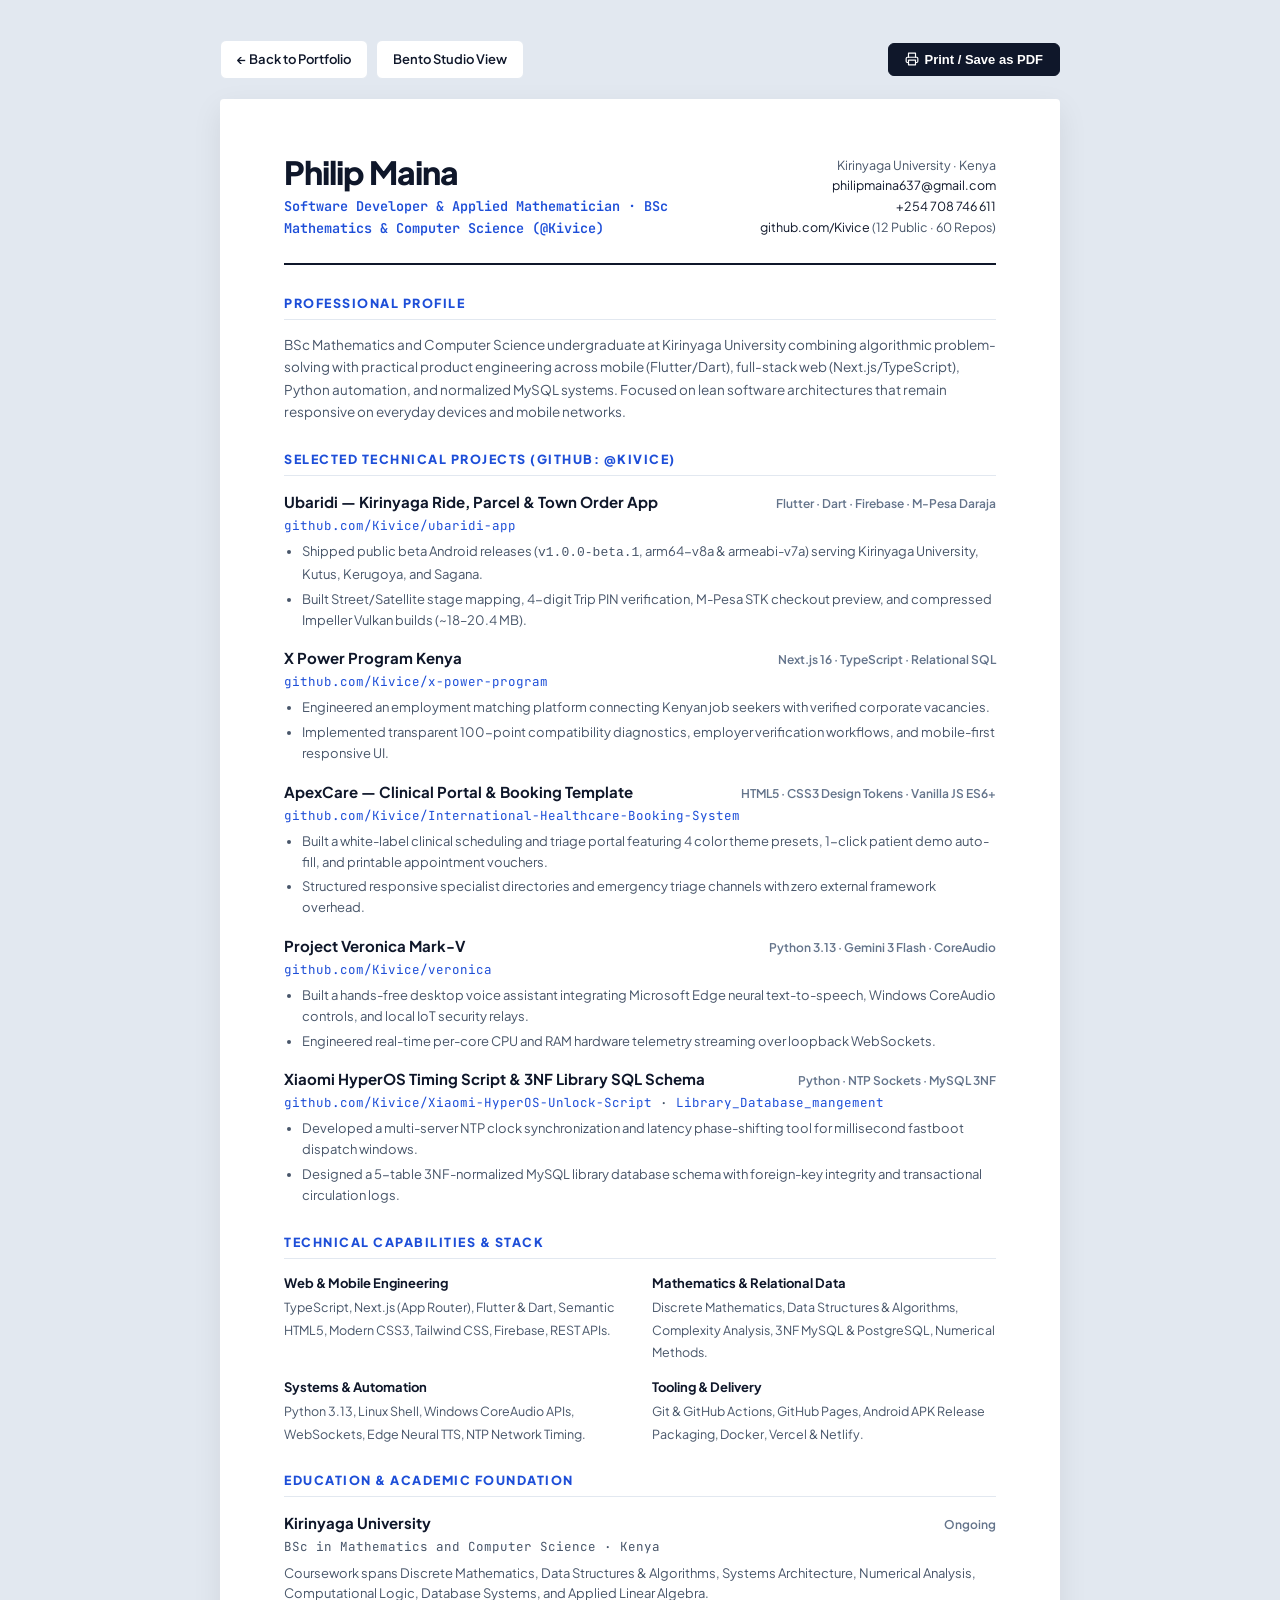
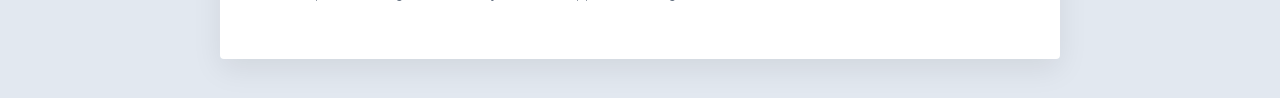
<file: resume.html>
<!doctype html>
<html lang="en" data-theme="light">
  <head>
    <meta charset="UTF-8" />
    <meta name="viewport" content="width=device-width, initial-scale=1.0" />
    <meta
      name="description"
      content="Curriculum Vitae / Resume of Philip Maina (@Kivice) — Software Developer, Mobile &amp; Full-Stack Builder at Kirinyaga University."
    />
    <title>Resume / CV — Philip Maina (@Kivice)</title>

    <!-- Google Fonts -->
    <link rel="preconnect" href="https://fonts.googleapis.com" />
    <link rel="preconnect" href="https://fonts.gstatic.com" crossorigin />
    <link
      href="https://fonts.googleapis.com/css2?family=JetBrains+Mono:wght@400;600;700&family=Plus+Jakarta+Sans:wght@400;500;600;700;800&display=swap"
      rel="stylesheet"
    />

    <!-- Favicon -->
    <link rel="icon" type="image/svg+xml" href="assets/icons/favicon.svg" />

    <style>
      :root {
        --paper: #f8fafc;
        --surface: #ffffff;
        --ink: #0f172a;
        --ink-muted: #475569;
        --ink-faint: #64748b;
        --border: #e2e8f0;
        --accent: #1d4ed8;
        --font-mono: "JetBrains Mono", monospace;
        --font-sans: "Plus Jakarta Sans", system-ui, sans-serif;
      }

      *, *::before, *::after {
        box-sizing: border-box;
        margin: 0;
        padding: 0;
      }

      body {
        background: #e2e8f0;
        color: var(--ink);
        font-family: var(--font-sans);
        font-size: 14px;
        line-height: 1.6;
        padding: 40px 20px;
        display: flex;
        flex-direction: column;
        align-items: center;
      }

      :focus-visible {
        outline: 2px solid var(--accent);
        outline-offset: 2px;
      }

      .icon-sm {
        width: 14px;
        height: 14px;
        display: inline-block;
        vertical-align: middle;
        flex-shrink: 0;
      }

      .action-toolbar {
        width: 100%;
        max-width: 840px;
        display: flex;
        justify-content: space-between;
        align-items: center;
        flex-wrap: wrap;
        gap: 10px;
        margin-bottom: 20px;
      }

      .toolbar-group {
        display: flex;
        flex-wrap: wrap;
        gap: 8px;
      }

      .btn {
        display: inline-flex;
        align-items: center;
        gap: 6px;
        padding: 8px 16px;
        border-radius: 6px;
        font-size: 13px;
        font-weight: 600;
        text-decoration: none;
        cursor: pointer;
        border: 1px solid var(--border);
        background: #ffffff;
        color: var(--ink);
        transition: all 160ms ease;
      }

      .btn:hover {
        border-color: var(--accent);
        color: var(--accent);
      }

      .btn-primary {
        background: var(--ink);
        color: #ffffff;
        border-color: var(--ink);
      }

      .btn-primary:hover {
        background: var(--accent);
        color: #ffffff;
        border-color: var(--accent);
      }

      .resume-sheet {
        background: var(--surface);
        width: 100%;
        max-width: 840px;
        padding: 56px 64px;
        box-shadow: 0 10px 30px rgba(0, 0, 0, 0.08);
        border-radius: 4px;
      }

      header.resume-header {
        border-bottom: 2px solid var(--ink);
        padding-bottom: 24px;
        margin-bottom: 28px;
        display: flex;
        justify-content: space-between;
        align-items: flex-start;
        gap: 20px;
      }

      h1.name {
        font-size: 32px;
        font-weight: 800;
        letter-spacing: -0.03em;
        line-height: 1.1;
      }

      .headline {
        font-family: var(--font-mono);
        font-size: 13.5px;
        font-weight: 600;
        color: var(--accent);
        margin-top: 6px;
      }

      .contact-details {
        text-align: right;
        font-size: 12.5px;
        color: var(--ink-muted);
        line-height: 1.65;
        flex-shrink: 0;
      }

      .contact-details a {
        color: var(--ink);
        text-decoration: none;
      }

      .contact-details a:hover {
        color: var(--accent);
        text-decoration: underline;
      }

      section.resume-section {
        margin-bottom: 26px;
      }

      section.resume-section:last-child {
        margin-bottom: 0;
      }

      h2.section-heading {
        font-size: 12.5px;
        font-weight: 800;
        letter-spacing: 0.12em;
        text-transform: uppercase;
        color: var(--accent);
        border-bottom: 1px solid var(--border);
        padding-bottom: 6px;
        margin-bottom: 14px;
      }

      .summary-copy {
        color: var(--ink-muted);
        font-size: 13.5px;
        line-height: 1.65;
      }

      .entry {
        margin-bottom: 16px;
      }

      .entry:last-child {
        margin-bottom: 0;
      }

      .entry-header {
        display: flex;
        justify-content: space-between;
        align-items: baseline;
        flex-wrap: wrap;
        gap: 6px 14px;
        margin-bottom: 2px;
      }

      .entry-title {
        font-weight: 700;
        font-size: 15px;
      }

      .entry-subtitle {
        color: var(--ink-muted);
        font-size: 12.5px;
        font-family: var(--font-mono);
        margin-bottom: 5px;
      }

      .entry-subtitle a {
        color: var(--accent);
        text-decoration: none;
      }

      .entry-subtitle a:hover {
        text-decoration: underline;
      }

      .entry-date {
        font-size: 12px;
        color: var(--ink-faint);
        font-weight: 600;
        text-align: right;
      }

      .entry-desc {
        margin-top: 6px;
        font-size: 13px;
        color: var(--ink-muted);
        line-height: 1.55;
      }

      ul.bullet-list {
        margin-left: 18px;
        color: var(--ink-muted);
        font-size: 13px;
      }

      ul.bullet-list li {
        margin-bottom: 4px;
      }

      .skills-grid {
        display: grid;
        grid-template-columns: repeat(2, 1fr);
        gap: 14px 24px;
      }

      .skill-category strong {
        font-size: 13px;
        color: var(--ink);
        display: block;
        margin-bottom: 2px;
      }

      .skill-category span {
        font-size: 12.5px;
        color: var(--ink-muted);
        line-height: 1.55;
      }

      @media print {
        body {
          background: #ffffff;
          padding: 0;
        }

        .action-toolbar {
          display: none;
        }

        .resume-sheet {
          box-shadow: none;
          padding: 0;
          max-width: 100%;
        }
      }

      @media (max-width: 680px) {
        .resume-sheet {
          padding: 32px 24px;
        }

        header.resume-header {
          flex-direction: column;
          gap: 14px;
        }

        .contact-details {
          text-align: left;
        }

        .skills-grid {
          grid-template-columns: 1fr;
        }
      }
    </style>
  </head>
  <body>
    <div class="action-toolbar">
      <div class="toolbar-group">
        <a class="btn" href="index.html">← Back to Portfolio</a>
        <a class="btn" href="template.html">Bento Studio View</a>
      </div>
      <button class="btn btn-primary" type="button" onclick="window.print()">
        <svg class="icon-sm" viewBox="0 0 24 24" fill="none" stroke="currentColor" stroke-width="2" stroke-linecap="round" stroke-linejoin="round" aria-hidden="true"><path d="M6 9V2h12v7"></path><path d="M6 18H4a2 2 0 0 1-2-2v-5a2 2 0 0 1 2-2h16a2 2 0 0 1 2 2v5a2 2 0 0 1-2 2h-2"></path><rect x="6" y="14" width="12" height="8"></rect></svg>
        Print / Save as PDF
      </button>
    </div>

    <main class="resume-sheet">
      <header class="resume-header">
        <div>
          <h1 class="name">Philip Maina</h1>
          <p class="headline">Software Developer &amp; Applied Mathematician · BSc Mathematics &amp; Computer Science (@Kivice)</p>
        </div>
        <div class="contact-details">
          <div>Kirinyaga University · Kenya</div>
          <div><a href="mailto:philipmaina637@gmail.com">philipmaina637@gmail.com</a></div>
          <div><a href="tel:+254708746611">+254 708 746 611</a></div>
          <div><a href="https://github.com/Kivice" target="_blank" rel="noopener noreferrer">github.com/Kivice</a> (12 Public · 60 Repos)</div>
        </div>
      </header>

      <!-- Profile Summary -->
      <section class="resume-section">
        <h2 class="section-heading">Professional Profile</h2>
        <p class="summary-copy">
          BSc Mathematics and Computer Science undergraduate at Kirinyaga University combining algorithmic problem-solving with practical product engineering across mobile (Flutter/Dart), full-stack web (Next.js/TypeScript), Python automation, and normalized MySQL systems. Focused on lean software architectures that remain responsive on everyday devices and mobile networks.
        </p>
      </section>

      <!-- Featured Technical Projects -->
      <section class="resume-section">
        <h2 class="section-heading">Selected Technical Projects (GitHub: @Kivice)</h2>

        <div class="entry">
          <div class="entry-header">
            <span class="entry-title">Ubaridi — Kirinyaga Ride, Parcel &amp; Town Order App</span>
            <span class="entry-date">Flutter · Dart · Firebase · M-Pesa Daraja</span>
          </div>
          <div class="entry-subtitle"><a href="https://github.com/Kivice/ubaridi-app" target="_blank" rel="noopener noreferrer">github.com/Kivice/ubaridi-app</a></div>
          <ul class="bullet-list">
            <li>Shipped public beta Android releases (<code>v1.0.0-beta.1</code>, arm64-v8a &amp; armeabi-v7a) serving Kirinyaga University, Kutus, Kerugoya, and Sagana.</li>
            <li>Built Street/Satellite stage mapping, 4-digit Trip PIN verification, M-Pesa STK checkout preview, and compressed Impeller Vulkan builds (~18–20.4 MB).</li>
          </ul>
        </div>

        <div class="entry">
          <div class="entry-header">
            <span class="entry-title">X Power Program Kenya</span>
            <span class="entry-date">Next.js 16 · TypeScript · Relational SQL</span>
          </div>
          <div class="entry-subtitle"><a href="https://github.com/Kivice/x-power-program" target="_blank" rel="noopener noreferrer">github.com/Kivice/x-power-program</a></div>
          <ul class="bullet-list">
            <li>Engineered an employment matching platform connecting Kenyan job seekers with verified corporate vacancies.</li>
            <li>Implemented transparent 100-point compatibility diagnostics, employer verification workflows, and mobile-first responsive UI.</li>
          </ul>
        </div>

        <div class="entry">
          <div class="entry-header">
            <span class="entry-title">ApexCare — Clinical Portal &amp; Booking Template</span>
            <span class="entry-date">HTML5 · CSS3 Design Tokens · Vanilla JS ES6+</span>
          </div>
          <div class="entry-subtitle"><a href="https://github.com/Kivice/International-Healthcare-Booking-System" target="_blank" rel="noopener noreferrer">github.com/Kivice/International-Healthcare-Booking-System</a></div>
          <ul class="bullet-list">
            <li>Built a white-label clinical scheduling and triage portal featuring 4 color theme presets, 1-click patient demo auto-fill, and printable appointment vouchers.</li>
            <li>Structured responsive specialist directories and emergency triage channels with zero external framework overhead.</li>
          </ul>
        </div>

        <div class="entry">
          <div class="entry-header">
            <span class="entry-title">Project Veronica Mark-V</span>
            <span class="entry-date">Python 3.13 · Gemini 3 Flash · CoreAudio</span>
          </div>
          <div class="entry-subtitle"><a href="https://github.com/Kivice/veronica" target="_blank" rel="noopener noreferrer">github.com/Kivice/veronica</a></div>
          <ul class="bullet-list">
            <li>Built a hands-free desktop voice assistant integrating Microsoft Edge neural text-to-speech, Windows CoreAudio controls, and local IoT security relays.</li>
            <li>Engineered real-time per-core CPU and RAM hardware telemetry streaming over loopback WebSockets.</li>
          </ul>
        </div>

        <div class="entry">
          <div class="entry-header">
            <span class="entry-title">Xiaomi HyperOS Timing Script &amp; 3NF Library SQL Schema</span>
            <span class="entry-date">Python · NTP Sockets · MySQL 3NF</span>
          </div>
          <div class="entry-subtitle"><a href="https://github.com/Kivice/Xiaomi-HyperOS-Unlock-Script" target="_blank" rel="noopener noreferrer">github.com/Kivice/Xiaomi-HyperOS-Unlock-Script</a> · <a href="https://github.com/Kivice/Library_Database_mangement" target="_blank" rel="noopener noreferrer">Library_Database_mangement</a></div>
          <ul class="bullet-list">
            <li>Developed a multi-server NTP clock synchronization and latency phase-shifting tool for millisecond fastboot dispatch windows.</li>
            <li>Designed a 5-table 3NF-normalized MySQL library database schema with foreign-key integrity and transactional circulation logs.</li>
          </ul>
        </div>
      </section>

      <!-- Technical Skills Matrix -->
      <section class="resume-section">
        <h2 class="section-heading">Technical Capabilities &amp; Stack</h2>
        <div class="skills-grid">
          <div class="skill-category">
            <strong>Web &amp; Mobile Engineering</strong>
            <span>TypeScript, Next.js (App Router), Flutter &amp; Dart, Semantic HTML5, Modern CSS3, Tailwind CSS, Firebase, REST APIs.</span>
          </div>
          <div class="skill-category">
            <strong>Mathematics &amp; Relational Data</strong>
            <span>Discrete Mathematics, Data Structures &amp; Algorithms, Complexity Analysis, 3NF MySQL &amp; PostgreSQL, Numerical Methods.</span>
          </div>
          <div class="skill-category">
            <strong>Systems &amp; Automation</strong>
            <span>Python 3.13, Linux Shell, Windows CoreAudio APIs, WebSockets, Edge Neural TTS, NTP Network Timing.</span>
          </div>
          <div class="skill-category">
            <strong>Tooling &amp; Delivery</strong>
            <span>Git &amp; GitHub Actions, GitHub Pages, Android APK Release Packaging, Docker, Vercel &amp; Netlify.</span>
          </div>
        </div>
      </section>

      <!-- Education & Foundation -->
      <section class="resume-section">
        <h2 class="section-heading">Education &amp; Academic Foundation</h2>
        <div class="entry">
          <div class="entry-header">
            <span class="entry-title">Kirinyaga University</span>
            <span class="entry-date">Ongoing</span>
          </div>
          <div class="entry-subtitle">BSc in Mathematics and Computer Science · Kenya</div>
          <p class="entry-desc">
            Coursework spans Discrete Mathematics, Data Structures &amp; Algorithms, Systems Architecture, Numerical Analysis, Computational Logic, Database Systems, and Applied Linear Algebra.
          </p>
        </div>
      </section>
    </main>
  </body>
</html>
</file>
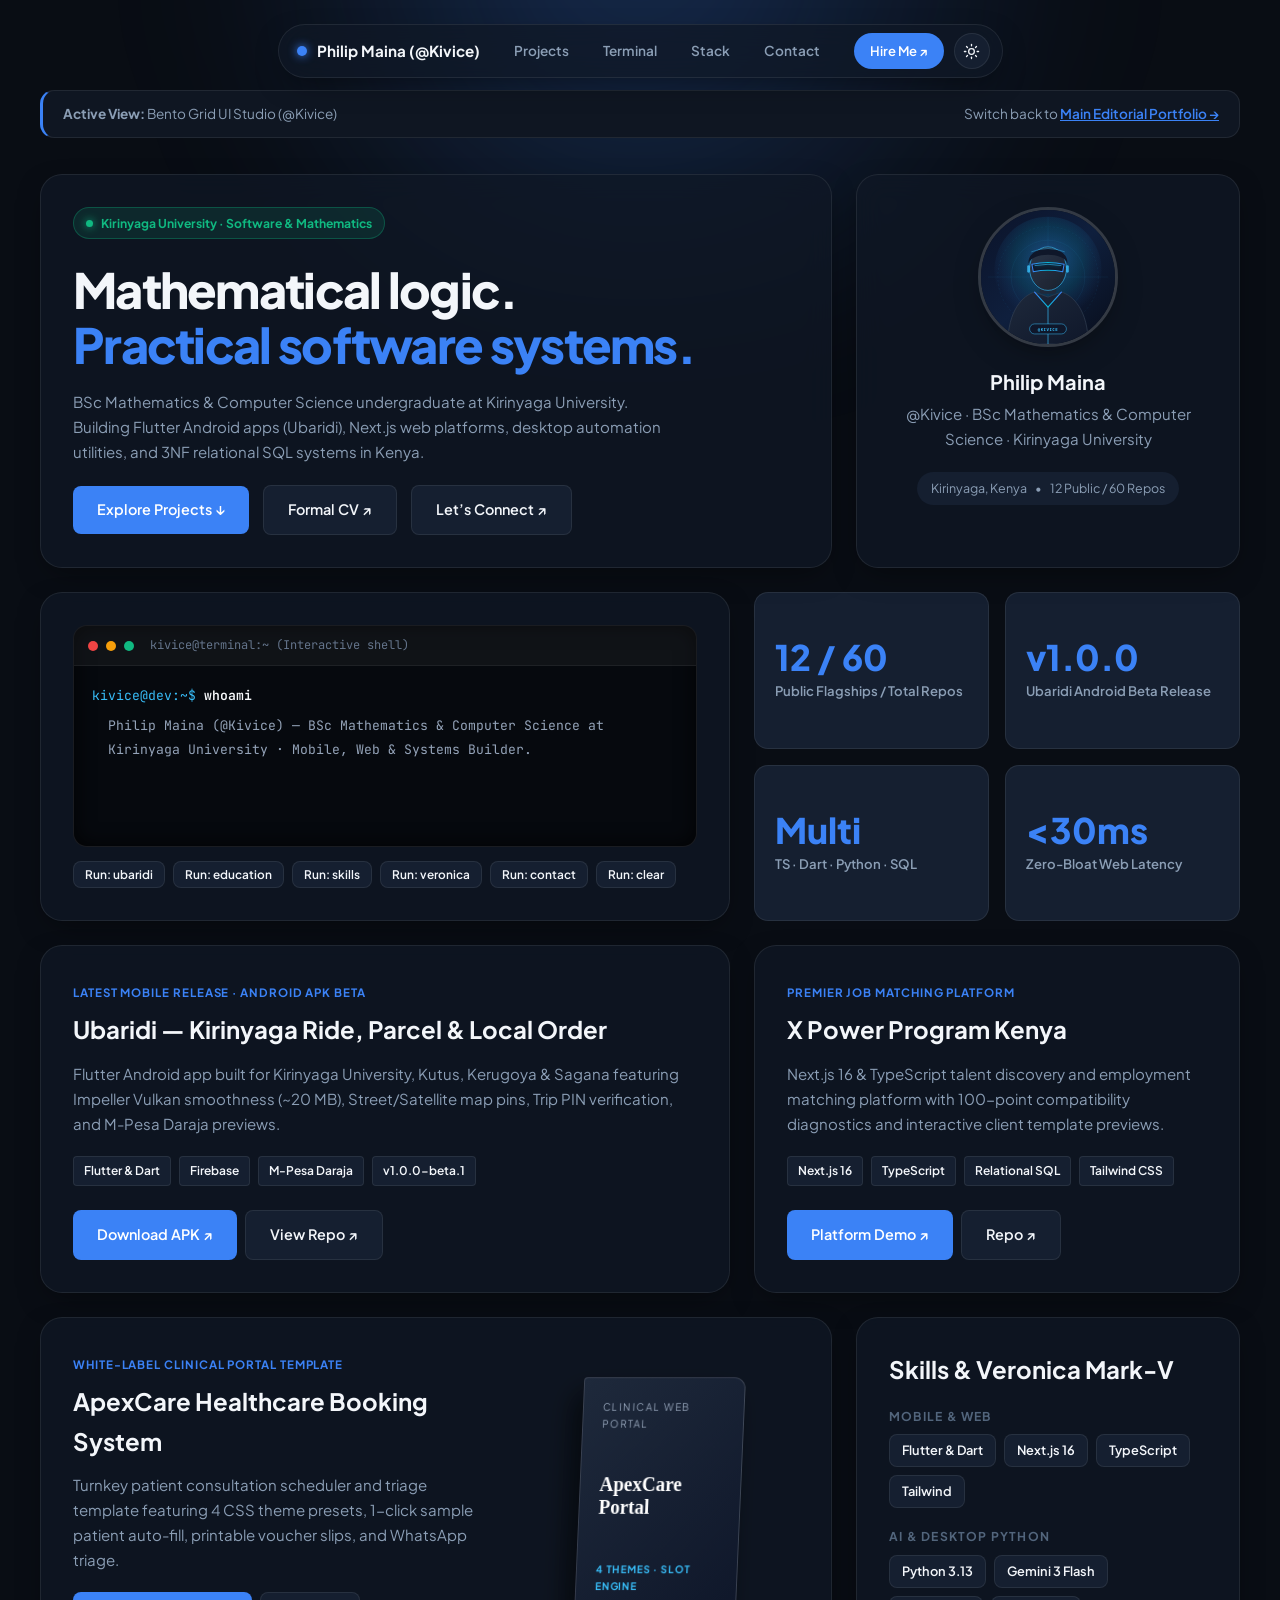
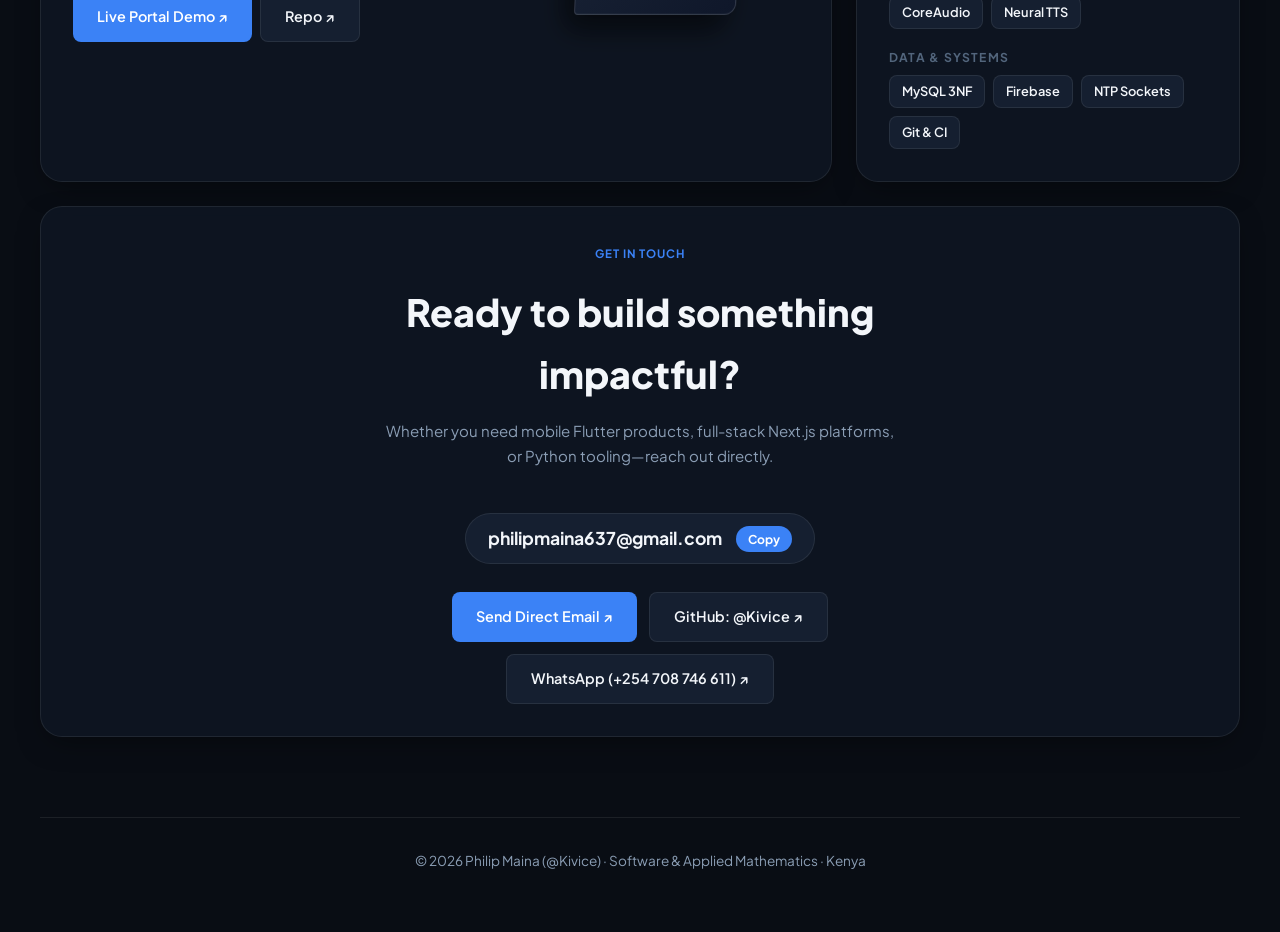
<file: template.html>
<!doctype html>
<html lang="en" data-theme="dark">
  <head>
    <meta charset="UTF-8" />
    <meta name="viewport" content="width=device-width, initial-scale=1.0" />
    <meta
      name="description"
      content="Philip Maina (@Kivice) — Bento Studio Portfolio for Mobile Apps, Full-Stack Web Platforms &amp; Python AI Systems."
    />
    <meta property="og:image" content="assets/images/og-preview.svg" />
    <meta name="twitter:card" content="summary_large_image" />
    <meta name="twitter:image" content="assets/images/og-preview.svg" />
    <title>Philip Maina (@Kivice) — Bento Studio Portfolio</title>

    <!-- Google Fonts -->
    <link rel="preconnect" href="https://fonts.googleapis.com" />
    <link rel="preconnect" href="https://fonts.gstatic.com" crossorigin />
    <link
      href="https://fonts.googleapis.com/css2?family=JetBrains+Mono:wght@400;600;700&family=Plus+Jakarta+Sans:wght@400;500;600;700;800&display=swap"
      rel="stylesheet"
    />

    <!-- Favicon -->
    <link rel="icon" type="image/svg+xml" href="assets/icons/favicon.svg" />

    <!-- Bento Template Stylesheet -->
    <link rel="stylesheet" href="css/template.css" />

    <!-- Script -->
    <script src="js/template.js" defer></script>
  </head>
  <body>
    <!-- Ambient Background Glow -->
    <div class="ambient-glow" aria-hidden="true"></div>

    <!-- Floating Island Navigation -->
    <header class="nav-island-wrapper">
      <nav class="nav-island" aria-label="Main Navigation">
        <a class="island-brand" href="#top">
          <span class="brand-dot" aria-hidden="true"></span>
          <span>Philip Maina (@Kivice)</span>
        </a>

        <div class="island-links">
          <a class="island-link" href="#work">Projects</a>
          <a class="island-link" href="#terminal">Terminal</a>
          <a class="island-link" href="#skills">Stack</a>
          <a class="island-link" href="#contact">Contact</a>
        </div>

        <div class="island-actions">
          <a class="btn-pill-sm" href="mailto:philipmaina637@gmail.com">
            Hire Me ↗
          </a>
          <button class="theme-btn-round" id="template-theme-toggle" type="button" aria-label="Toggle Dark and Light Mode">
            <svg class="icon icon-md" viewBox="0 0 24 24" fill="none" stroke="currentColor" stroke-width="1.8" stroke-linecap="round" stroke-linejoin="round" aria-hidden="true"><circle cx="12" cy="12" r="4"></circle><path d="M12 2v2"></path><path d="M12 20v2"></path><path d="m4.93 4.93 1.41 1.41"></path><path d="m17.66 17.66 1.41 1.41"></path><path d="M2 12h2"></path><path d="M20 12h2"></path><path d="m6.34 17.66-1.41 1.41"></path><path d="m19.07 4.93-1.41 1.41"></path></svg>
          </button>
        </div>
      </nav>
    </header>

    <main class="shell" id="top">
      <!-- Quick View Switcher Banner -->
      <aside class="template-banner">
        <span><strong>Active View:</strong> Bento Grid UI Studio (@Kivice)</span>
        <span>Switch back to <a href="index.html">Main Editorial Portfolio →</a></span>
      </aside>

      <!-- Main Bento Grid -->
      <section class="bento-grid" aria-label="Portfolio Bento Grid">

        <!-- 1. Hero Bento Card -->
        <article class="bento-card bento-hero">
          <div>
            <div class="hero-status-pill">
              <span class="pulse-indicator" aria-hidden="true"></span>
              <span>Kirinyaga University · Software &amp; Mathematics</span>
            </div>
            <h1 class="hero-title">
              Mathematical logic.<br />
              <span class="gradient-text">Practical software systems.</span>
            </h1>
            <p class="hero-subtitle">
              BSc Mathematics &amp; Computer Science undergraduate at Kirinyaga University. Building Flutter Android apps (Ubaridi), Next.js web platforms, desktop automation utilities, and 3NF relational SQL systems in Kenya.
            </p>
          </div>

          <div class="hero-buttons">
            <a class="btn-primary" href="#work">Explore Projects ↓</a>
            <a class="btn-secondary" href="resume.html">Formal CV ↗</a>
            <a class="btn-secondary" href="mailto:philipmaina637@gmail.com">Let’s Connect ↗</a>
          </div>
        </article>

        <!-- 2. Profile Bento Card -->
        <article class="bento-card bento-profile">
          <div class="profile-avatar-frame">
            <img src="assets/images/avatar.svg" alt="Avatar of Philip Maina (@Kivice)" />
          </div>
          <h2 class="profile-name">Philip Maina</h2>
          <p class="profile-role">@Kivice · BSc Mathematics &amp; Computer Science · Kirinyaga University</p>
          <div class="profile-badge-row">
            <span>Kirinyaga, Kenya</span>
            <span>•</span>
            <span>12 Public / 60 Repos</span>
          </div>
        </article>

        <!-- 3. Interactive Terminal Bento Card -->
        <article class="bento-card bento-terminal" id="terminal">
          <div class="terminal-window">
            <div class="terminal-header">
              <span class="term-dot term-red"></span>
              <span class="term-dot term-yellow"></span>
              <span class="term-dot term-green"></span>
              <span class="term-title">kivice@terminal:~ (Interactive shell)</span>
            </div>
            <div class="terminal-body" id="term-output-area">
              <div><span class="term-prompt">kivice@dev:~$</span> <span class="term-cmd">whoami</span></div>
              <div class="term-output">Philip Maina (@Kivice) — BSc Mathematics &amp; Computer Science at Kirinyaga University · Mobile, Web &amp; Systems Builder.</div>
            </div>
          </div>
          <div class="term-actions">
            <button type="button" class="btn-secondary btn-xs" data-term-cmd="ubaridi">Run: ubaridi</button>
            <button type="button" class="btn-secondary btn-xs" data-term-cmd="education">Run: education</button>
            <button type="button" class="btn-secondary btn-xs" data-term-cmd="skills">Run: skills</button>
            <button type="button" class="btn-secondary btn-xs" data-term-cmd="veronica">Run: veronica</button>
            <button type="button" class="btn-secondary btn-xs" data-term-cmd="contact">Run: contact</button>
            <button type="button" class="btn-secondary btn-xs" data-term-cmd="clear">Run: clear</button>
          </div>
        </article>

        <!-- 4. Quick Metrics Bento Block -->
        <div class="bento-stats">
          <div class="stat-box">
            <span class="stat-number">12 / 60</span>
            <span class="stat-label">Public Flagships / Total Repos</span>
          </div>
          <div class="stat-box">
            <span class="stat-number">v1.0.0</span>
            <span class="stat-label">Ubaridi Android Beta Release</span>
          </div>
          <div class="stat-box">
            <span class="stat-number">Multi</span>
            <span class="stat-label">TS · Dart · Python · SQL</span>
          </div>
          <div class="stat-box">
            <span class="stat-number">&lt;30ms</span>
            <span class="stat-label">Zero-Bloat Web Latency</span>
          </div>
        </div>

        <!-- 5. Primary Featured Project: Ubaridi -->
        <article class="bento-card bento-project-primary" id="work">
          <span class="project-tag-pill">Latest Mobile Release · Android APK Beta</span>
          <h3>Ubaridi — Kirinyaga Ride, Parcel &amp; Local Order</h3>
          <p>
            Flutter Android app built for Kirinyaga University, Kutus, Kerugoya &amp; Sagana featuring Impeller Vulkan smoothness (~20 MB), Street/Satellite map pins, Trip PIN verification, and M-Pesa Daraja previews.
          </p>
          <div class="project-tech-chips">
            <span>Flutter &amp; Dart</span>
            <span>Firebase</span>
            <span>M-Pesa Daraja</span>
            <span>v1.0.0-beta.1</span>
          </div>
          <div class="bento-card-actions">
            <a class="btn-primary" href="https://github.com/Kivice/ubaridi-app/releases/tag/v1.0.0-beta.1" target="_blank" rel="noopener noreferrer">
              Download APK ↗
            </a>
            <a class="btn-secondary" href="https://github.com/Kivice/ubaridi-app" target="_blank" rel="noopener noreferrer">
              View Repo ↗
            </a>
          </div>
        </article>

        <!-- 6. Secondary Featured Project: X Power Program -->
        <article class="bento-card bento-project-secondary">
          <span class="project-tag-pill">Premier Job Matching Platform</span>
          <h3>X Power Program Kenya</h3>
          <p>
            Next.js 16 &amp; TypeScript talent discovery and employment matching platform with 100-point compatibility diagnostics and interactive client template previews.
          </p>
          <div class="project-tech-chips">
            <span>Next.js 16</span>
            <span>TypeScript</span>
            <span>Relational SQL</span>
            <span>Tailwind CSS</span>
          </div>
          <div class="bento-card-actions">
            <a class="btn-primary" href="https://kivice.github.io/x-power-program/" target="_blank" rel="noopener noreferrer">
              Platform Demo ↗
            </a>
            <a class="btn-secondary" href="https://github.com/Kivice/x-power-program" target="_blank" rel="noopener noreferrer">
              Repo ↗
            </a>
          </div>
        </article>

        <!-- 7. ApexCare Healthcare Booking System -->
        <article class="bento-card bento-book">
          <div class="book-bento-inner">
            <div>
              <span class="project-tag-pill">White-Label Clinical Portal Template</span>
              <h3>ApexCare Healthcare Booking System</h3>
              <p>
                Turnkey patient consultation scheduler and triage template featuring 4 CSS theme presets, 1-click sample patient auto-fill, printable voucher slips, and WhatsApp triage.
              </p>
              <div class="bento-card-actions">
                <a class="btn-primary" href="https://kivice.github.io/International-Healthcare-Booking-System/" target="_blank" rel="noopener noreferrer">
                  Live Portal Demo ↗
                </a>
                <a class="btn-secondary" href="https://github.com/Kivice/International-Healthcare-Booking-System" target="_blank" rel="noopener noreferrer">
                  Repo ↗
                </a>
              </div>
            </div>

            <div class="book-card-mock" aria-label="Healthcare Architecture Card">
              <span class="book-mock-eyebrow">CLINICAL WEB PORTAL</span>
              <div class="book-mock-title">ApexCare<br />Portal</div>
              <span class="book-mock-sub">4 THEMES · SLOT ENGINE</span>
            </div>
          </div>
        </article>

        <!-- 8. Skills & Veronica Highlight Bento -->
        <article class="bento-card bento-skills" id="skills">
          <h3 class="bento-skills-title">Skills &amp; Veronica Mark-V</h3>
          <div class="skills-stack-list">
            <div>
              <span class="skill-category-title">Mobile &amp; Web</span>
              <div class="skill-pills-row bento-skills-group">
                <span>Flutter &amp; Dart</span>
                <span>Next.js 16</span>
                <span>TypeScript</span>
                <span>Tailwind</span>
              </div>
            </div>

            <div>
              <span class="skill-category-title">AI &amp; Desktop Python</span>
              <div class="skill-pills-row bento-skills-group">
                <span>Python 3.13</span>
                <span>Gemini 3 Flash</span>
                <span>CoreAudio</span>
                <span>Neural TTS</span>
              </div>
            </div>

            <div>
              <span class="skill-category-title">Data &amp; Systems</span>
              <div class="skill-pills-row bento-skills-group">
                <span>MySQL 3NF</span>
                <span>Firebase</span>
                <span>NTP Sockets</span>
                <span>Git &amp; CI</span>
              </div>
            </div>
          </div>
        </article>

        <!-- 9. Contact Bento Card -->
        <article class="bento-card bento-contact" id="contact">
          <div class="contact-bento-content">
            <span class="project-tag-pill">Get In Touch</span>
            <h2 class="bento-contact-title">
              Ready to build something impactful?
            </h2>
            <p class="bento-contact-desc">
              Whether you need mobile Flutter products, full-stack Next.js platforms, or Python tooling—reach out directly.
            </p>

            <div class="contact-email-bar">
              <strong>philipmaina637@gmail.com</strong>
              <button class="copy-icon-btn" id="bento-copy-email" type="button">Copy</button>
            </div>

            <div class="bento-contact-links">
              <a class="btn-primary" href="mailto:philipmaina637@gmail.com">Send Direct Email ↗</a>
              <a class="btn-secondary" href="https://github.com/Kivice" target="_blank" rel="noopener noreferrer">GitHub: @Kivice ↗</a>
              <a class="btn-secondary" href="https://wa.me/254708746611" target="_blank" rel="noopener noreferrer">WhatsApp (+254 708 746 611) ↗</a>
            </div>
          </div>
        </article>

      </section>
    </main>

    <!-- Footer -->
    <footer class="template-footer shell">
      <p>&copy; <span id="template-year">2026</span> Philip Maina (@Kivice) · Software &amp; Applied Mathematics · Kenya</p>
    </footer>

    <!-- Toast Notification -->
    <div id="toast" class="toast" role="status" aria-live="polite"></div>
  </body>
</html>
</file>
<file: css/styles.css>
/**
 * PHILIP MAINA (@KIVICE) — CREATIVE EDITORIAL PORTFOLIO
 * Bespoke Design: High-Craft Editorial Typography, Mathematical Rigor, Zero-Lag Execution
 * Applied Mathematics & Computer Science at Kirinyaga University, Kenya
 */

/* =========================================
   1. DESIGN SYSTEM VARIABLES & DUAL THEME
   ========================================= */
:root {
  color-scheme: light;

  /* Editorial Paper Palette */
  --bg: #f9f8f5;
  --bg-surface: #ffffff;
  --bg-elevated: #f1ede5;
  --bg-subtle: #eae5dc;

  --ink: #141721;
  --ink-secondary: #475061;
  --ink-muted: #727c8f;

  --border: #dfdad0;
  --border-light: rgba(20, 23, 33, 0.08);

  /* Precision Cobalt Accent */
  --accent: #1d4ed8;
  --accent-tint: #eff6ff;
  --accent-hover: #1e40af;
  --accent-glow: rgba(29, 78, 216, 0.2);

  --emerald: #059669;
  --emerald-tint: #ecfdf5;
  --amber: #d97706;

  --serif: "Instrument Serif", Georgia, "Times New Roman", serif;
  --sans: "Plus Jakarta Sans", -apple-system, BlinkMacSystemFont, "Segoe UI", sans-serif;
  --mono: "JetBrains Mono", ui-monospace, Menlo, Consolas, monospace;

  --shell: 1180px;
  --radius-xs: 6px;
  --radius-sm: 10px;
  --radius-md: 14px;
  --radius-lg: 20px;

  --shadow-sm: 0 1px 3px rgba(0, 0, 0, 0.04), 0 1px 2px rgba(0, 0, 0, 0.02);
  --shadow-md: 0 4px 14px rgba(20, 23, 33, 0.06), 0 2px 6px rgba(20, 23, 33, 0.03);
  --shadow-lg: 0 16px 36px rgba(20, 23, 33, 0.09), 0 4px 12px rgba(20, 23, 33, 0.04);

  --transition: 220ms cubic-bezier(0.16, 1, 0.3, 1);
}

[data-theme="dark"] {
  color-scheme: dark;
  --bg: #0b0e14;
  --bg-surface: #121620;
  --bg-elevated: #19202c;
  --bg-subtle: #212a3a;

  --ink: #f0f4f9;
  --ink-secondary: #a8bad0;
  --ink-muted: #7889a1;

  --border: #222c3d;
  --border-light: rgba(255, 255, 255, 0.08);

  --accent: #38bdf8;
  --accent-tint: rgba(56, 189, 248, 0.12);
  --accent-hover: #7dd3fc;
  --accent-glow: rgba(56, 189, 248, 0.28);

  --emerald: #34d399;
  --emerald-tint: rgba(52, 211, 153, 0.12);
  --amber: #fbbf24;

  --shadow-sm: 0 1px 3px rgba(0, 0, 0, 0.3);
  --shadow-md: 0 4px 14px rgba(0, 0, 0, 0.4);
  --shadow-lg: 0 16px 36px rgba(0, 0, 0, 0.6);
}

/* =========================================
   2. BASE RESET & ACCESSIBILITY
   ========================================= */
*, *::before, *::after {
  box-sizing: border-box;
  margin: 0;
  padding: 0;
}

html {
  scroll-behavior: smooth;
  scroll-padding-top: 96px;
}

body {
  background-color: var(--bg);
  color: var(--ink);
  font-family: var(--sans);
  font-size: 15px;
  line-height: 1.68;
  -webkit-font-smoothing: antialiased;
  -moz-osx-font-smoothing: grayscale;
  transition: background-color var(--transition), color var(--transition);
  overflow-x: hidden;
}

body.menu-open {
  overflow: hidden;
}

a {
  color: inherit;
  text-decoration: none;
  transition: color var(--transition);
}

img {
  max-width: 100%;
  height: auto;
  display: block;
}

button {
  font: inherit;
  color: inherit;
  background: none;
  border: none;
  cursor: pointer;
}

:focus-visible {
  outline: 2px solid var(--accent);
  outline-offset: 2px;
}

.icon {
  width: 1em;
  height: 1em;
  display: inline-block;
  vertical-align: middle;
  flex-shrink: 0;
}

.icon-sm {
  width: 14px;
  height: 14px;
}

.icon-md {
  width: 18px;
  height: 18px;
}

.shell {
  max-width: var(--shell);
  margin-left: auto;
  margin-right: auto;
  padding-left: 24px;
  padding-right: 24px;
}

/* Skip link */
.skip-link {
  position: absolute;
  top: -100px;
  left: 16px;
  background: var(--ink);
  color: var(--bg);
  padding: 10px 18px;
  border-radius: var(--radius-xs);
  z-index: 9999;
  font-weight: 600;
  transition: top var(--transition);
}

.skip-link:focus {
  top: 16px;
}

/* =========================================
   3. TOP TELEMETRY STRIP & STATUS PILL
   ========================================= */
.telemetry-strip {
  border-bottom: 1px solid var(--border-light);
  background: var(--bg-surface);
  font-family: var(--mono);
  font-size: 11px;
  color: var(--ink-muted);
  letter-spacing: 0.02em;
  padding: 8px 0;
  font-variant-numeric: tabular-nums;
}

.telemetry-content {
  display: flex;
  justify-content: space-between;
  align-items: center;
  flex-wrap: wrap;
  gap: 8px 16px;
}

.telemetry-left,
.telemetry-right {
  display: flex;
  align-items: center;
  flex-wrap: wrap;
  gap: 10px 16px;
}

.telemetry-metric {
  display: inline-flex;
  align-items: center;
  gap: 5px;
}

.telemetry-metric .icon {
  color: var(--accent);
}

.live-dot {
  display: inline-block;
  width: 6.5px;
  height: 6.5px;
  border-radius: 50%;
  background: var(--emerald);
  margin-right: 4px;
  animation: liveDotPulse 2s infinite ease-in-out;
}

@keyframes liveDotPulse {
  0%, 100% { opacity: 1; transform: scale(1); }
  50% { opacity: 0.4; transform: scale(0.85); }
}

.status-pill {
  border: 1px solid var(--border);
  color: var(--ink);
  font-size: 12px;
  font-weight: 600;
  background: var(--bg-surface);
  padding: 6px 13px;
  border-radius: 50px;
  display: inline-flex;
  align-items: center;
  gap: 8px;
  transition: all var(--transition);
  white-space: nowrap;
}

.status-pill:hover {
  border-color: var(--accent);
  color: var(--accent);
}

.pulse-dot {
  width: 7px;
  height: 7px;
  background-color: var(--emerald);
  border-radius: 50%;
  display: inline-block;
  animation: pulseEmerald 2s infinite;
}

@keyframes pulseEmerald {
  0% { box-shadow: 0 0 0 0 rgba(5, 150, 105, 0.7); }
  70% { box-shadow: 0 0 0 6px rgba(5, 150, 105, 0); }
  100% { box-shadow: 0 0 0 0 rgba(5, 150, 105, 0); }
}

/* =========================================
   4. SITE HEADER & NAVIGATION
   ========================================= */
.site-header {
  position: sticky;
  top: 0;
  z-index: 1000;
  background: rgba(249, 248, 245, 0.9);
  backdrop-filter: blur(14px);
  -webkit-backdrop-filter: blur(14px);
  border-bottom: 1px solid var(--border);
  transition: background-color var(--transition), border-color var(--transition);
}

[data-theme="dark"] .site-header {
  background: rgba(11, 14, 20, 0.9);
}

.nav {
  display: flex;
  justify-content: space-between;
  align-items: center;
  height: 72px;
  gap: 12px;
}

.brand-monogram {
  display: flex;
  align-items: center;
  gap: 12px;
  min-width: 0;
}

.monogram-badge {
  font-family: var(--serif);
  font-size: 22px;
  font-weight: 700;
  width: 38px;
  height: 38px;
  border-radius: var(--radius-xs);
  background: var(--ink);
  color: var(--bg);
  display: grid;
  place-items: center;
  line-height: 1;
  flex-shrink: 0;
}

.monogram-text {
  display: flex;
  flex-direction: column;
  min-width: 0;
}

.brand-name {
  font-weight: 800;
  font-size: 14.5px;
  letter-spacing: -0.02em;
  color: var(--ink);
}

.brand-sub {
  font-size: 11px;
  color: var(--ink-muted);
  font-family: var(--mono);
  white-space: nowrap;
  overflow: hidden;
  text-overflow: ellipsis;
}

.nav-actions {
  display: flex;
  align-items: center;
  gap: 12px;
  flex-shrink: 0;
}

.nav-links {
  display: flex;
  align-items: center;
  gap: 22px;
}

.nav-link {
  font-size: 13.5px;
  font-weight: 600;
  color: var(--ink-secondary);
  transition: color var(--transition);
  padding: 4px 0;
  position: relative;
}

.nav-link:hover,
.nav-link.is-active {
  color: var(--accent);
}

.nav-link.is-active::after {
  content: "";
  position: absolute;
  left: 0;
  right: 0;
  bottom: -2px;
  height: 2px;
  background: var(--accent);
  border-radius: 2px;
}

.nav-mobile-status {
  display: none;
}

.nav-cta {
  font-size: 13px;
  font-weight: 700;
  color: var(--bg);
  background: var(--ink);
  padding: 8px 16px;
  border-radius: var(--radius-xs);
  transition: all var(--transition);
  white-space: nowrap;
}

.nav-cta:hover {
  background: var(--accent);
  color: #ffffff;
}

.theme-btn {
  width: 36px;
  height: 36px;
  border-radius: var(--radius-xs);
  border: 1px solid var(--border);
  background: var(--bg-surface);
  display: grid;
  place-items: center;
  color: var(--ink-secondary);
  transition: all var(--transition);
  flex-shrink: 0;
}

.theme-btn:hover {
  border-color: var(--accent);
  color: var(--accent);
}

.mobile-toggle {
  display: none;
  width: 38px;
  height: 38px;
  border: 1px solid var(--border);
  background: var(--bg-surface);
  border-radius: var(--radius-xs);
  flex-direction: column;
  justify-content: center;
  align-items: center;
  gap: 5px;
  flex-shrink: 0;
}

.mobile-toggle span {
  width: 18px;
  height: 2px;
  background: var(--ink);
  transition: transform var(--transition);
  transform-origin: center;
}

.mobile-toggle[aria-expanded="true"] span:first-child {
  transform: translateY(3.5px) rotate(45deg);
}

.mobile-toggle[aria-expanded="true"] span:last-child {
  transform: translateY(-3.5px) rotate(-45deg);
}

/* =========================================
   5. HERO SECTION: EDITORIAL & CRAFT
   ========================================= */
.hero-section {
  padding: 64px 24px 72px;
}

.hero-grid {
  display: grid;
  grid-template-columns: 1.2fr 1fr;
  align-items: center;
  gap: 52px;
}

.hero-content {
  min-width: 0;
}

.hero-kicker {
  display: inline-flex;
  align-items: center;
  gap: 8px;
  font-family: var(--mono);
  font-size: 11.5px;
  font-weight: 600;
  color: var(--accent);
  text-transform: uppercase;
  letter-spacing: 0.08em;
  margin-bottom: 18px;
}

.hero-title {
  font-family: var(--sans);
  font-size: clamp(34px, 5vw, 54px);
  font-weight: 800;
  letter-spacing: -0.035em;
  line-height: 1.1;
  color: var(--ink);
  margin-bottom: 22px;
}

.italic-flair,
.serif-emphasis {
  font-family: var(--serif);
  font-style: italic;
  font-weight: 400;
  color: var(--accent);
  letter-spacing: normal;
}

.hero-lead {
  font-size: 16.5px;
  color: var(--ink-secondary);
  line-height: 1.65;
  margin-bottom: 30px;
  max-width: 580px;
}

.hero-actions {
  display: flex;
  flex-wrap: wrap;
  align-items: center;
  gap: 12px;
  margin-bottom: 30px;
}

.btn-primary {
  display: inline-flex;
  align-items: center;
  gap: 8px;
  background: var(--ink);
  color: var(--bg);
  font-size: 13.5px;
  font-weight: 700;
  padding: 12px 22px;
  border-radius: var(--radius-xs);
  transition: all var(--transition);
}

.btn-primary:hover {
  background: var(--accent);
  color: #ffffff;
  transform: translateY(-2px);
  box-shadow: 0 8px 20px var(--accent-glow);
}

.btn-secondary {
  display: inline-flex;
  align-items: center;
  gap: 8px;
  background: var(--bg-surface);
  color: var(--ink);
  border: 1px solid var(--border);
  font-size: 13.5px;
  font-weight: 600;
  padding: 12px 20px;
  border-radius: var(--radius-xs);
  transition: all var(--transition);
}

.btn-secondary:hover {
  border-color: var(--accent);
  color: var(--accent);
  transform: translateY(-2px);
}

.hero-badges-row {
  display: flex;
  flex-wrap: wrap;
  align-items: center;
  gap: 10px 14px;
  font-size: 12px;
  color: var(--ink-muted);
  font-family: var(--mono);
  font-variant-numeric: tabular-nums;
}

.hero-badge-sep {
  opacity: 0.55;
}

/* =========================================
   6. HERO STUDIO CANVAS & HARMONIC OSCILLATOR
   ========================================= */
.hero-canvas {
  position: relative;
  background: var(--bg-surface);
  border: 1px solid var(--border);
  border-radius: var(--radius-md);
  padding: 24px;
  box-shadow: var(--shadow-md);
}

.canvas-header {
  display: flex;
  justify-content: space-between;
  align-items: center;
  border-bottom: 1px solid var(--border-light);
  padding-bottom: 14px;
  margin-bottom: 18px;
  font-family: var(--mono);
  font-size: 11px;
}

.canvas-tag {
  color: var(--accent);
  font-weight: 700;
}

.avatar-showcase {
  display: flex;
  align-items: center;
  gap: 16px;
  margin-bottom: 20px;
}

.avatar-frame {
  position: relative;
  width: 82px;
  height: 82px;
  border-radius: 50%;
  border: 2px solid var(--border);
  overflow: hidden;
  background: var(--bg-elevated);
  flex-shrink: 0;
  box-shadow: var(--shadow-sm);
}

.avatar-frame img {
  width: 100%;
  height: 100%;
  object-fit: cover;
}

.avatar-caption h3 {
  font-size: 16.5px;
  font-weight: 800;
  margin-bottom: 3px;
}

.avatar-caption p {
  font-size: 12px;
  color: var(--ink-secondary);
  line-height: 1.4;
}

.avatar-meta-contact {
  display: flex;
  flex-wrap: wrap;
  gap: 6px 12px;
  font-size: 11px;
  color: var(--ink-muted);
  margin-top: 6px;
  font-family: var(--mono);
}

.avatar-meta-item {
  display: inline-flex;
  align-items: center;
  gap: 5px;
}

.avatar-meta-item .icon {
  color: var(--accent);
}

.telemetry-metrics-grid {
  display: grid;
  grid-template-columns: repeat(2, 1fr);
  gap: 10px;
  margin-bottom: 16px;
}

.metric-pill {
  background: var(--bg-elevated);
  border: 1px solid var(--border-light);
  border-radius: var(--radius-xs);
  padding: 9px 12px;
  display: flex;
  flex-direction: column;
  gap: 2px;
}

.metric-label {
  font-size: 10.5px;
  font-family: var(--mono);
  color: var(--ink-muted);
}

.metric-value {
  font-size: 13.5px;
  font-weight: 700;
  color: var(--ink);
  font-family: var(--mono);
  font-variant-numeric: tabular-nums;
}

/* Signature Harmonic Oscillator */
.harmonic-wave-box {
  background: var(--bg-elevated);
  border: 1px solid var(--border-light);
  border-radius: var(--radius-xs);
  padding: 12px 14px;
  margin-bottom: 16px;
  overflow: hidden;
}

.harmonic-wave-header {
  display: flex;
  justify-content: space-between;
  align-items: center;
  font-family: var(--mono);
  font-size: 10px;
  color: var(--ink-muted);
  margin-bottom: 6px;
}

.harmonic-wave-header strong {
  color: var(--accent);
}

.harmonic-canvas-el {
  width: 100%;
  height: 44px;
  display: block;
}

.canvas-code-block {
  background: #0d1117;
  color: #38bdf8;
  border-radius: var(--radius-xs);
  padding: 12px 14px;
  font-family: var(--mono);
  font-size: 11px;
  line-height: 1.5;
  overflow-x: auto;
}

.canvas-code-block code {
  color: #a5d6ff;
}

/* =========================================
   7. MANIFESTO BANNER: THREE PILLARS
   ========================================= */
.manifesto-banner {
  border-top: 1px solid var(--border);
  border-bottom: 1px solid var(--border);
  background: var(--bg-surface);
  padding: 48px 0;
}

.manifesto-grid {
  display: grid;
  grid-template-columns: repeat(3, 1fr);
  gap: 36px;
}

.manifesto-item {
  display: flex;
  flex-direction: column;
}

.manifesto-kicker {
  font-family: var(--mono);
  font-size: 11px;
  font-weight: 700;
  color: var(--accent);
  letter-spacing: 0.1em;
  margin-bottom: 10px;
}

.manifesto-item h4 {
  font-size: 18px;
  font-weight: 800;
  letter-spacing: -0.02em;
  margin-bottom: 8px;
}

.manifesto-item p {
  font-size: 13.5px;
  color: var(--ink-secondary);
  line-height: 1.6;
}

/* =========================================
   8. ABOUT SECTION: ACADEMIC PROFILE
   ========================================= */
.section-block {
  padding: 80px 0;
}

.section-head {
  display: flex;
  justify-content: space-between;
  align-items: flex-end;
  border-bottom: 1px solid var(--border);
  padding-bottom: 20px;
  margin-bottom: 36px;
  flex-wrap: wrap;
  gap: 16px;
}

.section-eyebrow {
  font-family: var(--mono);
  font-size: 11px;
  font-weight: 700;
  color: var(--accent);
  letter-spacing: 0.1em;
  text-transform: uppercase;
  margin-bottom: 6px;
}

.section-title {
  font-size: clamp(26px, 3.8vw, 38px);
  font-weight: 800;
  letter-spacing: -0.03em;
  color: var(--ink);
}

.section-seq {
  font-family: var(--mono);
  font-size: 12px;
  color: var(--ink-muted);
  font-variant-numeric: tabular-nums;
}

.about-columns {
  display: grid;
  grid-template-columns: 1fr 1.1fr;
  gap: 48px;
}

.about-statement {
  font-family: var(--serif);
  font-size: 24px;
  line-height: 1.4;
  font-style: italic;
  color: var(--ink);
  margin-bottom: 24px;
}

.highlight-box {
  background: var(--bg-surface);
  border: 1px solid var(--border);
  border-left: 3px solid var(--accent);
  border-radius: var(--radius-xs);
  padding: 20px;
}

.highlight-title {
  font-weight: 700;
  font-size: 13.5px;
  margin-bottom: 6px;
  display: flex;
  align-items: center;
  gap: 8px;
}

.highlight-title .icon {
  color: var(--accent);
}

.highlight-text {
  font-size: 13.5px;
  color: var(--ink-secondary);
  line-height: 1.6;
}

.about-narrative {
  display: flex;
  flex-direction: column;
  gap: 16px;
  color: var(--ink-secondary);
  font-size: 14.5px;
}

.about-cta-wrap {
  margin-top: 8px;
}

.inline-accent-link {
  color: var(--accent);
  text-decoration: underline;
  text-underline-offset: 3px;
  font-weight: 600;
}

.inline-accent-link:hover {
  color: var(--accent-hover);
}

/* =========================================
   9. SELECTED WORKS: THE PROJECT VAULT
   ========================================= */
.vault-section {
  background: var(--bg-elevated);
  border-top: 1px solid var(--border);
  border-bottom: 1px solid var(--border);
}

.vault-filter-bar {
  display: flex;
  flex-wrap: wrap;
  gap: 8px;
  margin-bottom: 28px;
}

.vault-filter-tab {
  font-family: var(--mono);
  font-size: 12px;
  font-weight: 600;
  padding: 7px 14px;
  border-radius: 50px;
  background: var(--bg-surface);
  border: 1px solid var(--border);
  color: var(--ink-secondary);
  transition: all var(--transition);
}

.vault-filter-tab:hover {
  border-color: var(--accent);
  color: var(--accent);
}

.vault-filter-tab.active {
  background: var(--ink);
  color: var(--bg);
  border-color: var(--ink);
}

.projects-showcase {
  display: grid;
  grid-template-columns: repeat(auto-fit, minmax(min(100%, 340px), 1fr));
  gap: 28px;
}

.vault-card {
  background: var(--bg-surface);
  border: 1px solid var(--border);
  border-radius: var(--radius-sm);
  overflow: hidden;
  display: flex;
  flex-direction: column;
  box-shadow: var(--shadow-sm);
  transition: transform var(--transition), box-shadow var(--transition), border-color var(--transition);
}

.vault-card.is-hidden {
  display: none;
}

.vault-card:hover {
  transform: translateY(-4px);
  border-color: var(--accent);
  box-shadow: var(--shadow-lg);
}

.card-header-bar {
  padding: 10px 16px;
  background: var(--bg-elevated);
  border-bottom: 1px solid var(--border-light);
  display: flex;
  justify-content: space-between;
  align-items: center;
  gap: 12px;
  font-family: var(--mono);
  font-size: 11px;
  color: var(--ink-muted);
}

.card-header-bar > span {
  overflow: hidden;
  text-overflow: ellipsis;
  white-space: nowrap;
}

.card-dots {
  display: flex;
  gap: 5px;
  flex-shrink: 0;
}

.card-dots span {
  width: 7px;
  height: 7px;
  border-radius: 50%;
  background: var(--border);
}

.card-visual-img {
  width: 100%;
  height: 196px;
  object-fit: cover;
  border-bottom: 1px solid var(--border-light);
  background: #090d16;
}

.card-body {
  padding: 22px;
  display: flex;
  flex-direction: column;
  flex-grow: 1;
}

.card-meta {
  display: flex;
  justify-content: space-between;
  align-items: center;
  gap: 10px;
  font-family: var(--mono);
  font-size: 11px;
  color: var(--accent);
  margin-bottom: 8px;
  font-variant-numeric: tabular-nums;
}

.card-headline {
  font-size: 16.5px;
  font-weight: 800;
  letter-spacing: -0.02em;
  margin-bottom: 10px;
}

.card-description {
  font-size: 13.5px;
  color: var(--ink-secondary);
  line-height: 1.58;
  margin-bottom: 18px;
  flex-grow: 1;
}

.card-tech-chips {
  display: flex;
  flex-wrap: wrap;
  gap: 6px;
  margin-bottom: 20px;
}

.card-tech-chips span {
  font-family: var(--mono);
  font-size: 10.5px;
  background: var(--bg-elevated);
  border: 1px solid var(--border-light);
  padding: 3px 8px;
  border-radius: var(--radius-xs);
  color: var(--ink);
}

.card-actions {
  display: flex;
  justify-content: space-between;
  align-items: center;
  flex-wrap: wrap;
  gap: 10px;
  padding-top: 14px;
  border-top: 1px solid var(--border-light);
}

.card-actions-group {
  display: flex;
  align-items: center;
  flex-wrap: wrap;
  gap: 10px;
}

.card-btn-primary {
  display: inline-flex;
  align-items: center;
  gap: 6px;
  background: var(--ink);
  color: var(--bg);
  font-size: 12px;
  font-weight: 700;
  padding: 7px 13px;
  border-radius: var(--radius-xs);
  transition: all var(--transition);
}

.card-btn-primary:hover {
  background: var(--accent);
  color: #ffffff;
}

.card-repo-btn {
  font-size: 12px;
  font-weight: 700;
  color: var(--ink-secondary);
  text-decoration: underline;
  text-underline-offset: 3px;
}

.card-repo-btn:hover {
  color: var(--accent);
}

.card-spec-trigger {
  font-family: var(--mono);
  font-size: 11px;
  font-weight: 700;
  color: var(--accent);
  background: var(--accent-tint);
  padding: 6px 11px;
  border-radius: var(--radius-xs);
  display: inline-flex;
  align-items: center;
  gap: 5px;
  transition: all var(--transition);
}

.card-spec-trigger:hover {
  background: var(--accent);
  color: #ffffff;
}

/* =========================================
   10. DISCIPLINES MATRIX
   ========================================= */
.disciplines-grid {
  display: grid;
  grid-template-columns: repeat(3, 1fr);
  gap: 28px;
}

.discipline-card {
  background: var(--bg-surface);
  border: 1px solid var(--border);
  border-radius: var(--radius-sm);
  padding: 28px;
  display: flex;
  flex-direction: column;
  transition: transform var(--transition), border-color var(--transition);
}

.discipline-card:hover {
  transform: translateY(-4px);
  border-color: var(--accent);
}

.discipline-header {
  display: flex;
  justify-content: space-between;
  align-items: center;
  margin-bottom: 16px;
}

.discipline-num {
  font-family: var(--mono);
  font-size: 11px;
  color: var(--ink-muted);
}

.discipline-glyph {
  width: 34px;
  height: 34px;
  border-radius: var(--radius-xs);
  background: var(--accent-tint);
  color: var(--accent);
  display: grid;
  place-items: center;
}

.discipline-card h3 {
  font-size: 18px;
  font-weight: 800;
  margin-bottom: 10px;
}

.discipline-card p {
  font-size: 13.5px;
  color: var(--ink-secondary);
  line-height: 1.6;
  margin-bottom: 20px;
  flex-grow: 1;
}

.discipline-tags {
  display: flex;
  flex-wrap: wrap;
  gap: 6px;
}

.discipline-tags span {
  font-family: var(--mono);
  font-size: 10.5px;
  background: var(--bg-elevated);
  border: 1px solid var(--border-light);
  padding: 3px 8px;
  border-radius: var(--radius-xs);
  color: var(--ink-secondary);
}

/* =========================================
   11. JOURNEY TIMELINE
   ========================================= */
.timeline-block {
  display: flex;
  flex-direction: column;
  gap: 24px;
}

.timeline-node {
  display: grid;
  grid-template-columns: 20px 1fr;
  gap: 22px;
}

.node-bullet {
  width: 10px;
  height: 10px;
  border-radius: 50%;
  background: var(--accent);
  margin-top: 14px;
  position: relative;
}

.node-bullet::after {
  content: "";
  position: absolute;
  top: 14px;
  left: 4.5px;
  width: 1px;
  height: calc(100% + 50px);
  background: var(--border);
}

.timeline-node:last-child .node-bullet::after {
  display: none;
}

.node-card {
  background: var(--bg-surface);
  border: 1px solid var(--border);
  border-radius: var(--radius-sm);
  padding: 24px;
}

.node-date {
  font-family: var(--mono);
  font-size: 10.5px;
  font-weight: 700;
  color: var(--accent);
  letter-spacing: 0.08em;
  display: block;
  margin-bottom: 6px;
}

.node-card h3 {
  font-size: 17px;
  font-weight: 800;
  margin-bottom: 4px;
}

.node-institution {
  font-size: 12.5px;
  color: var(--ink-muted);
  font-family: var(--mono);
  margin-bottom: 12px;
}

.node-card p {
  font-size: 13.5px;
  color: var(--ink-secondary);
  line-height: 1.6;
}

/* =========================================
   12. CONTACT SECTION
   ========================================= */
.contact-container {
  background: var(--bg-surface);
  border: 1px solid var(--border);
  border-radius: var(--radius-md);
  padding: 48px 40px;
  text-align: center;
  max-width: 820px;
  margin: 0 auto;
}

.contact-container h2 {
  font-size: clamp(26px, 4vw, 36px);
  font-weight: 800;
  letter-spacing: -0.03em;
  margin-bottom: 14px;
}

.contact-container p {
  font-size: 15px;
  color: var(--ink-secondary);
  max-width: 580px;
  margin: 0 auto 28px;
}

.email-dispatch-bar {
  display: inline-flex;
  align-items: center;
  flex-wrap: wrap;
  justify-content: center;
  gap: 10px 14px;
  background: var(--bg-elevated);
  border: 1px solid var(--border);
  border-radius: var(--radius-xs);
  padding: 10px 16px;
  margin-bottom: 24px;
  font-family: var(--mono);
  font-size: 13.5px;
  color: var(--ink);
  max-width: 100%;
}

.email-text-disp {
  word-break: break-all;
}

.copy-pill-btn {
  background: var(--bg-surface);
  border: 1px solid var(--border);
  border-radius: var(--radius-xs);
  padding: 5px 10px;
  font-size: 11px;
  font-weight: 700;
  color: var(--accent);
  display: inline-flex;
  align-items: center;
  gap: 5px;
  transition: all var(--transition);
}

.copy-pill-btn:hover {
  background: var(--accent);
  color: #ffffff;
}

.contact-button-row {
  display: flex;
  justify-content: center;
  flex-wrap: wrap;
  gap: 12px;
}

/* Floating WhatsApp button */
.whatsapp-float {
  position: fixed;
  left: max(1.25rem, env(safe-area-inset-left));
  bottom: max(1.25rem, env(safe-area-inset-bottom));
  z-index: 990;
  width: 48px;
  height: 48px;
  border-radius: 50%;
  display: flex;
  align-items: center;
  justify-content: center;
  background: #16a34a;
  color: #ffffff;
  text-decoration: none;
  box-shadow: 0 6px 20px rgba(22, 163, 74, 0.32);
  transition: transform var(--transition), box-shadow var(--transition), background-color var(--transition);
}

.whatsapp-float:hover {
  background: #15803d;
  transform: translateY(-2px);
  box-shadow: 0 10px 24px rgba(22, 163, 74, 0.42);
}

/* =========================================
   13. FOOTER
   ========================================= */
.main-footer {
  border-top: 1px solid var(--border);
  padding: 28px 0 88px;
  font-size: 13px;
  color: var(--ink-muted);
}

.footer-row {
  display: flex;
  justify-content: space-between;
  align-items: center;
  flex-wrap: wrap;
  gap: 16px;
}

.footer-brand-name {
  color: var(--ink);
  font-weight: 700;
}

.footer-nav {
  display: flex;
  flex-wrap: wrap;
  gap: 20px;
}

.footer-nav a:hover {
  color: var(--accent);
}

/* =========================================
   14. ARCHITECTURAL SPEC MODAL
   ========================================= */
.tech-modal-backdrop {
  position: fixed;
  inset: 0;
  background: rgba(15, 18, 25, 0.72);
  backdrop-filter: blur(8px);
  z-index: 10000;
  display: flex;
  align-items: center;
  justify-content: center;
  padding: 24px;
  opacity: 0;
  pointer-events: none;
  transition: opacity var(--transition);
}

.tech-modal-backdrop.is-open {
  opacity: 1;
  pointer-events: auto;
}

.tech-modal-container {
  background: var(--bg-surface);
  border: 1px solid var(--border);
  border-radius: var(--radius-sm);
  max-width: 720px;
  width: 100%;
  max-height: 85vh;
  overflow-y: auto;
  padding: 32px;
  position: relative;
  box-shadow: var(--shadow-lg);
  transform: translateY(16px) scale(0.98);
  transition: transform var(--transition);
}

.tech-modal-backdrop.is-open .tech-modal-container {
  transform: translateY(0) scale(1);
}

.modal-close-btn {
  position: absolute;
  top: 18px;
  right: 18px;
  width: 34px;
  height: 34px;
  border-radius: 50%;
  border: 1px solid var(--border);
  display: grid;
  place-items: center;
  color: var(--ink-secondary);
  transition: all var(--transition);
}

.modal-close-btn:hover {
  background: var(--ink);
  color: var(--bg);
}

.modal-badge-label {
  font-family: var(--mono);
  font-size: 11px;
  font-weight: 700;
  color: var(--accent);
  text-transform: uppercase;
  margin-bottom: 6px;
  display: block;
}

.modal-headline {
  font-size: 23px;
  font-weight: 800;
  margin-bottom: 16px;
  padding-right: 36px;
}

.modal-diagram-block {
  background: #0d1117;
  color: #38bdf8;
  padding: 16px;
  border-radius: var(--radius-xs);
  margin-bottom: 20px;
  font-family: var(--mono);
  font-size: 11.5px;
  line-height: 1.4;
  overflow-x: auto;
}

.modal-subhead {
  font-size: 14px;
  font-weight: 700;
  margin: 16px 0 6px;
}

.modal-text {
  font-size: 13.5px;
  color: var(--ink-secondary);
  line-height: 1.6;
}

.modal-tech-pills {
  display: flex;
  flex-wrap: wrap;
  gap: 6px;
  margin-top: 8px;
}

.modal-tech-pills span {
  font-family: var(--mono);
  font-size: 11px;
  background: var(--bg-elevated);
  border: 1px solid var(--border-light);
  padding: 3px 8px;
  border-radius: var(--radius-xs);
}

.modal-actions-footer {
  margin-top: 24px;
  padding-top: 20px;
  border-top: 1px solid var(--border);
  display: flex;
  gap: 12px;
  flex-wrap: wrap;
}

/* =========================================
   15. PORTFOLIO ASSISTANT CHATBOT & TOAST
   ========================================= */
.chat-launcher-btn {
  position: fixed;
  bottom: max(1.25rem, env(safe-area-inset-bottom));
  right: max(1.25rem, env(safe-area-inset-right));
  z-index: 990;
  display: inline-flex;
  align-items: center;
  gap: 8px;
  background: var(--ink);
  color: var(--bg);
  padding: 11px 18px;
  border-radius: 50px;
  font-size: 13px;
  font-weight: 700;
  box-shadow: var(--shadow-lg), 0 0 14px var(--accent-glow);
  border: 1px solid var(--border-light);
  transition: all var(--transition);
}

.chat-launcher-btn:hover {
  background: var(--accent);
  color: #ffffff;
  transform: translateY(-2px);
}

.chat-window {
  position: fixed;
  bottom: 76px;
  right: max(1.25rem, env(safe-area-inset-right));
  z-index: 1005;
  width: min(380px, calc(100vw - 24px));
  height: min(510px, calc(100vh - 110px));
  background: var(--bg-surface);
  border: 1px solid var(--border);
  border-radius: var(--radius-md);
  box-shadow: var(--shadow-lg);
  display: flex;
  flex-direction: column;
  overflow: hidden;
  opacity: 0;
  transform: translateY(20px) scale(0.96);
  pointer-events: none;
  transition: all var(--transition);
}

.chat-window.is-open {
  opacity: 1;
  transform: translateY(0) scale(1);
  pointer-events: auto;
}

.chat-header {
  display: flex;
  justify-content: space-between;
  align-items: center;
  padding: 14px 18px;
  background: var(--bg-elevated);
  border-bottom: 1px solid var(--border);
}

.chat-header-info {
  display: flex;
  align-items: center;
  gap: 10px;
}

.chat-avatar-mini {
  width: 32px;
  height: 32px;
  border-radius: 50%;
  background: var(--ink);
  color: var(--bg);
  display: grid;
  place-items: center;
  font-size: 13px;
  font-weight: 800;
}

.chat-header-titles h4 {
  font-size: 13.5px;
  font-weight: 700;
  color: var(--ink);
}

.chat-header-titles span {
  font-size: 10.5px;
  color: var(--emerald);
  font-weight: 600;
  display: flex;
  align-items: center;
  gap: 4px;
}

.chat-header-titles span::before {
  content: "";
  display: inline-block;
  width: 6px;
  height: 6px;
  border-radius: 50%;
  background: var(--emerald);
}

.chat-close-btn {
  width: 30px;
  height: 30px;
  border-radius: 50%;
  border: 1px solid var(--border);
  display: grid;
  place-items: center;
  color: var(--ink-secondary);
}

.chat-close-btn:hover {
  background: var(--ink);
  color: var(--bg);
}

.chat-messages {
  flex: 1;
  overflow-y: auto;
  padding: 16px;
  display: flex;
  flex-direction: column;
  gap: 12px;
  font-size: 13px;
  line-height: 1.55;
}

.chat-bubble {
  max-width: 88%;
  padding: 10px 13px;
  border-radius: var(--radius-sm);
  word-break: break-word;
}

.chat-bubble.bot {
  align-self: flex-start;
  background: var(--bg-elevated);
  border: 1px solid var(--border-light);
  color: var(--ink);
}

.chat-bubble.user {
  align-self: flex-end;
  background: var(--accent);
  color: #ffffff;
}

.chat-inline-link {
  color: var(--accent);
  font-weight: 700;
  text-decoration: underline;
  text-underline-offset: 2px;
}

.chat-chips-row {
  display: flex;
  flex-wrap: wrap;
  gap: 6px;
  margin-top: 10px;
}

.chat-chip {
  background: var(--bg-surface);
  border: 1px solid var(--border);
  padding: 4px 10px;
  border-radius: 12px;
  font-size: 11px;
  font-weight: 600;
  color: var(--ink-secondary);
  transition: all var(--transition);
}

.chat-chip:hover {
  border-color: var(--accent);
  color: var(--accent);
  background: var(--accent-tint);
}

.chat-typing {
  align-self: flex-start;
  display: flex;
  align-items: center;
  gap: 4px;
  padding: 8px 12px;
  background: var(--bg-elevated);
  border-radius: var(--radius-sm);
}

.chat-typing span {
  width: 6px;
  height: 6px;
  border-radius: 50%;
  background: var(--ink-muted);
  animation: typingDot 1.4s infinite ease-in-out;
}

.chat-typing span:nth-child(2) { animation-delay: 0.2s; }
.chat-typing span:nth-child(3) { animation-delay: 0.4s; }

@keyframes typingDot {
  0%, 80%, 100% { transform: translateY(0); opacity: 0.4; }
  40% { transform: translateY(-4px); opacity: 1; }
}

.chat-input-area {
  display: flex;
  align-items: center;
  gap: 8px;
  padding: 10px 14px;
  background: var(--bg-surface);
  border-top: 1px solid var(--border);
}

.chat-input {
  flex: 1;
  background: var(--bg);
  border: 1px solid var(--border);
  border-radius: var(--radius-xs);
  padding: 8px 12px;
  font-size: 12.5px;
  color: var(--ink);
  outline: none;
}

.chat-input:focus {
  border-color: var(--accent);
}

.chat-send-btn {
  background: var(--accent);
  color: #ffffff;
  border: none;
  padding: 8px 14px;
  border-radius: var(--radius-xs);
  font-size: 12.5px;
  font-weight: 700;
}

.chat-send-btn:hover {
  background: var(--accent-hover);
}

/* Toast Notification */
.toast {
  position: fixed;
  bottom: 84px;
  left: 50%;
  transform: translateX(-50%) translateY(16px);
  background: var(--ink);
  color: var(--bg);
  padding: 10px 18px;
  border-radius: 50px;
  font-size: 13px;
  font-weight: 600;
  opacity: 0;
  pointer-events: none;
  transition: all 0.25s ease;
  z-index: 10001;
  box-shadow: var(--shadow-lg);
  display: inline-flex;
  align-items: center;
  gap: 8px;
  white-space: nowrap;
  max-width: calc(100vw - 32px);
}

.toast.show {
  opacity: 1;
  transform: translateX(-50%) translateY(0);
}

/* =========================================
   16. RESPONSIVE BREAKPOINTS & REDUCED MOTION
   ========================================= */
@media (max-width: 960px) {
  .hero-section {
    padding: 44px 24px 52px;
  }

  .hero-grid {
    grid-template-columns: 1fr;
    gap: 36px;
  }

  .manifesto-grid,
  .about-columns,
  .disciplines-grid {
    grid-template-columns: 1fr;
    gap: 24px;
  }

  .nav-links {
    display: none;
    position: absolute;
    top: 100%;
    left: 0;
    right: 0;
    background: var(--bg-surface);
    border-bottom: 1px solid var(--border);
    box-shadow: var(--shadow-lg);
    padding: 20px 24px 28px;
    flex-direction: column;
    align-items: flex-start;
    gap: 14px;
    z-index: 999;
  }

  .nav-links.is-open {
    display: flex;
  }

  .nav-links.is-open .nav-cta {
    width: 100%;
    text-align: center;
    padding: 10px 16px;
  }

  .mobile-toggle {
    display: flex;
  }
}

@media (max-width: 640px) {
  .brand-sub,
  .nav-actions .status-pill {
    display: none;
  }

  .nav-mobile-status {
    display: inline-flex;
    align-items: center;
    gap: 8px;
    font-size: 12px;
    color: var(--emerald);
    font-weight: 600;
  }

  .section-block {
    padding: 56px 0;
  }

  .hero-canvas {
    padding: 18px;
  }

  .avatar-showcase {
    flex-direction: column;
    align-items: flex-start;
    gap: 12px;
  }

  .contact-container {
    padding: 32px 22px;
  }

  .timeline-node {
    grid-template-columns: 14px 1fr;
    gap: 14px;
  }

  .chat-launcher-btn {
    padding: 10px 14px;
    font-size: 12.5px;
  }
}

@media (max-width: 440px) {
  .chat-launcher-label {
    display: none;
  }

  .chat-launcher-btn {
    width: 46px;
    height: 46px;
    padding: 0;
    justify-content: center;
  }
}

@media (prefers-reduced-motion: reduce) {
  html {
    scroll-behavior: auto;
  }
  *, *::before, *::after {
    animation-duration: 0.01ms !important;
    animation-iteration-count: 1 !important;
    transition-duration: 0.01ms !important;
  }
}
</file>
<file: css/template.css>
/* ==========================================================================
   CARLOS MUTWIRI — MODERN BENTO STUDIO UI TEMPLATE
   Contemporary Bento Grid & Kinetic Developer Portfolio
   ========================================================================== */

:root {
  /* Fonts */
  --font-sans: "Plus Jakarta Sans", -apple-system, BlinkMacSystemFont, "Segoe UI", Roboto, sans-serif;
  --font-mono: "JetBrains Mono", "Fira Code", monospace;
  --font-serif: "Newsreader", "Playfair Display", Georgia, serif;

  /* Dark Theme (Default: Obsidian Onyx & Electric Cobalt) */
  --bg-base: #090d14;
  --bg-surface: #0f1622;
  --bg-surface-hover: #151f30;
  --bg-card: rgba(16, 24, 38, 0.72);
  --bg-glass: rgba(22, 33, 51, 0.45);
  
  --border-subtle: rgba(255, 255, 255, 0.08);
  --border-hover: rgba(77, 148, 255, 0.35);
  --border-strong: rgba(255, 255, 255, 0.16);

  --text-main: #f3f6fa;
  --text-muted: #8b9eb5;
  --text-faint: #52657c;

  --accent-primary: #3b82f6;
  --accent-glow: rgba(59, 130, 246, 0.28);
  --accent-cyan: #06b6d4;
  --accent-emerald: #10b981;
  --accent-amber: #f59e0b;

  --radius-sm: 8px;
  --radius-md: 14px;
  --radius-lg: 22px;
  --radius-full: 9999px;

  --shadow-card: 0 10px 30px -10px rgba(0, 0, 0, 0.5);
  --shadow-glow: 0 0 35px -5px var(--accent-glow);
  --shell: 1200px;
  --transition: 240ms cubic-bezier(0.16, 1, 0.3, 1);
}

/* Light Theme Mode */
[data-theme="light"] {
  --bg-base: #f4f7fb;
  --bg-surface: #ffffff;
  --bg-surface-hover: #f0f4f9;
  --bg-card: rgba(255, 255, 255, 0.85);
  --bg-glass: rgba(240, 244, 250, 0.75);

  --border-subtle: rgba(18, 35, 56, 0.09);
  --border-hover: rgba(59, 130, 246, 0.45);
  --border-strong: rgba(18, 35, 56, 0.18);

  --text-main: #0e1726;
  --text-muted: #53647b;
  --text-faint: #8e9fad;

  --accent-primary: #2563eb;
  --accent-glow: rgba(37, 99, 235, 0.18);
  --accent-cyan: #0891b2;
  --accent-emerald: #059669;

  --shadow-card: 0 10px 30px -10px rgba(18, 35, 56, 0.08);
  --shadow-glow: 0 0 30px -5px var(--accent-glow);
}

/* Global Reset */
*, *::before, *::after {
  box-sizing: border-box;
  margin: 0;
  padding: 0;
}

html {
  scroll-behavior: smooth;
  font-size: 16px;
  scroll-padding-top: 100px;
}

body {
  background-color: var(--bg-base);
  color: var(--text-main);
  font-family: var(--font-sans);
  line-height: 1.65;
  -webkit-font-smoothing: antialiased;
  min-height: 100vh;
  position: relative;
  overflow-x: hidden;
  transition: background-color var(--transition), color var(--transition);
}

/* Subtle Ambient Mesh Glow Background */
.ambient-glow {
  position: fixed;
  top: -200px;
  left: 50%;
  transform: translateX(-50%);
  width: min(1000px, 100vw);
  height: 500px;
  background: radial-gradient(circle at 50% 30%, var(--accent-glow) 0%, transparent 70%);
  filter: blur(80px);
  pointer-events: none;
  z-index: 0;
}

.shell {
  width: min(var(--shell), calc(100% - 48px));
  margin-inline: auto;
  position: relative;
  z-index: 1;
}

@media (max-width: 640px) {
  .shell {
    width: calc(100% - 32px);
  }
}

a {
  color: inherit;
  text-decoration: none;
}

button {
  font-family: inherit;
  font-size: inherit;
  border: none;
  background: none;
  cursor: pointer;
  color: inherit;
}

:focus-visible {
  outline: 2px solid var(--accent-primary);
  outline-offset: 2px;
}

.icon {
  width: 1em;
  height: 1em;
  display: inline-block;
  vertical-align: middle;
  flex-shrink: 0;
}

.icon-sm { width: 14px; height: 14px; }
.icon-md { width: 17px; height: 17px; }

/* Floating Island Navigation */
.nav-island-wrapper {
  position: sticky;
  top: 24px;
  z-index: 1000;
  display: flex;
  justify-content: center;
  padding: 0 16px;
}

.nav-island {
  display: flex;
  align-items: center;
  gap: 20px;
  padding: 8px 12px 8px 18px;
  background: var(--bg-card);
  backdrop-filter: blur(20px);
  -webkit-backdrop-filter: blur(20px);
  border: 1px solid var(--border-subtle);
  border-radius: var(--radius-full);
  box-shadow: var(--shadow-card);
  transition: border-color var(--transition), box-shadow var(--transition);
}

.nav-island:hover {
  border-color: var(--border-hover);
}

.island-brand {
  display: flex;
  align-items: center;
  gap: 10px;
  font-weight: 700;
  font-size: 0.95rem;
}

.brand-dot {
  width: 10px;
  height: 10px;
  border-radius: 50%;
  background: var(--accent-primary);
  box-shadow: 0 0 10px var(--accent-primary);
}

.island-links {
  display: flex;
  align-items: center;
  gap: 6px;
}

.island-link {
  padding: 6px 14px;
  border-radius: var(--radius-full);
  font-size: 0.85rem;
  font-weight: 600;
  color: var(--text-muted);
  transition: all var(--transition);
}

.island-link:hover,
.island-link.active {
  color: var(--text-main);
  background: var(--bg-surface-hover);
}

.island-actions {
  display: flex;
  align-items: center;
  gap: 10px;
}

.btn-pill-sm {
  padding: 7px 16px;
  border-radius: var(--radius-full);
  font-size: 0.82rem;
  font-weight: 600;
  background: var(--accent-primary);
  color: #ffffff;
  transition: all var(--transition);
  display: inline-flex;
  align-items: center;
  gap: 6px;
}

.btn-pill-sm:hover {
  opacity: 0.9;
  transform: translateY(-1px);
}

.theme-btn-round {
  width: 36px;
  height: 36px;
  border-radius: 50%;
  display: grid;
  place-items: center;
  background: var(--bg-surface-hover);
  border: 1px solid var(--border-subtle);
  color: var(--text-main);
  transition: transform var(--transition);
}

.theme-btn-round:hover {
  transform: rotate(20deg) scale(1.05);
}

/* Template Switcher Banner */
.template-banner {
  margin: 36px auto 20px;
  padding: 12px 20px;
  background: var(--bg-surface);
  border: 1px solid var(--border-subtle);
  border-left: 3px solid var(--accent-primary);
  border-radius: var(--radius-md);
  display: flex;
  align-items: center;
  justify-content: space-between;
  flex-wrap: wrap;
  gap: 12px 16px;
  font-size: 0.85rem;
}

.template-banner span {
  color: var(--text-muted);
}

.template-banner a {
  color: var(--accent-primary);
  font-weight: 600;
  text-decoration: underline;
}

/* --- BENTO GRID SYSTEM --- */
.bento-grid {
  display: grid;
  grid-template-columns: repeat(12, 1fr);
  gap: 24px;
  margin-top: 36px;
  margin-bottom: 80px;
}

.bento-card {
  background: var(--bg-card);
  backdrop-filter: blur(14px);
  -webkit-backdrop-filter: blur(14px);
  border: 1px solid var(--border-subtle);
  border-radius: var(--radius-lg);
  padding: 32px;
  position: relative;
  overflow: hidden;
  box-shadow: var(--shadow-card);
  transition: transform var(--transition), border-color var(--transition), box-shadow var(--transition);
}

.bento-card:hover {
  border-color: var(--border-hover);
  box-shadow: var(--shadow-glow), var(--shadow-card);
  transform: translateY(-3px);
}

/* Bento Card Placements */
.bento-hero {
  grid-column: span 8;
  display: flex;
  flex-direction: column;
  justify-content: space-between;
}

.bento-profile {
  grid-column: span 4;
  display: flex;
  flex-direction: column;
  align-items: center;
  text-align: center;
}

.bento-terminal {
  grid-column: span 7;
}

.bento-stats {
  grid-column: span 5;
  display: grid;
  grid-template-columns: 1fr 1fr;
  gap: 16px;
}

.bento-project-primary {
  grid-column: span 7;
}

.bento-project-secondary {
  grid-column: span 5;
}

.bento-book {
  grid-column: span 8;
}

.bento-skills {
  grid-column: span 4;
}

.bento-contact {
  grid-column: span 12;
}

/* Hero Card Inner */
.hero-status-pill {
  display: inline-flex;
  align-items: center;
  gap: 8px;
  padding: 5px 12px;
  border-radius: var(--radius-full);
  background: rgba(16, 185, 129, 0.12);
  border: 1px solid rgba(16, 185, 129, 0.3);
  color: var(--accent-emerald);
  font-size: 0.76rem;
  font-weight: 700;
  width: fit-content;
  margin-bottom: 24px;
}

.pulse-indicator {
  width: 7px;
  height: 7px;
  border-radius: 50%;
  background: var(--accent-emerald);
  box-shadow: 0 0 8px var(--accent-emerald);
  animation: pulse-ring 2s infinite;
}

@keyframes pulse-ring {
  0%, 100% { transform: scale(1); opacity: 1; }
  50% { transform: scale(1.4); opacity: 0.6; }
}

.hero-title {
  font-size: clamp(2.2rem, 3.8vw, 3.4rem);
  font-weight: 800;
  line-height: 1.12;
  letter-spacing: -0.035em;
  margin-bottom: 18px;
}

.gradient-text {
  color: var(--accent-primary);
}

.hero-subtitle {
  font-size: 1.05rem;
  color: var(--text-muted);
  line-height: 1.7;
  max-width: 600px;
  margin-bottom: 28px;
}

.hero-buttons {
  display: flex;
  align-items: center;
  flex-wrap: wrap;
  gap: 14px;
}

.btn-primary {
  padding: 12px 24px;
  border-radius: var(--radius-sm);
  background: var(--accent-primary);
  color: #ffffff;
  font-weight: 600;
  font-size: 0.9rem;
  display: inline-flex;
  align-items: center;
  gap: 8px;
  transition: all var(--transition);
}

.btn-primary:hover {
  background: #2563eb;
  transform: translateY(-2px);
}

.btn-secondary {
  padding: 12px 24px;
  border-radius: var(--radius-sm);
  background: var(--bg-surface-hover);
  border: 1px solid var(--border-subtle);
  color: var(--text-main);
  font-weight: 600;
  font-size: 0.9rem;
  display: inline-flex;
  align-items: center;
  gap: 8px;
  transition: all var(--transition);
}

.btn-secondary:hover {
  border-color: var(--border-hover);
  transform: translateY(-2px);
}

/* Profile Bento Card */
.profile-avatar-frame {
  width: 140px;
  height: 140px;
  border-radius: 50%;
  overflow: hidden;
  border: 3px solid var(--border-strong);
  margin-bottom: 18px;
  box-shadow: var(--shadow-card);
}

.profile-avatar-frame img {
  width: 100%;
  height: 100%;
  object-fit: cover;
  object-position: center top;
}

.profile-name {
  font-size: 1.25rem;
  font-weight: 700;
  margin-bottom: 4px;
}

.profile-role {
  font-size: 0.85rem;
  color: var(--text-muted);
  margin-bottom: 14px;
}

.profile-badge-row {
  display: flex;
  align-items: center;
  gap: 8px;
  font-size: 0.78rem;
  color: var(--text-muted);
  padding: 6px 14px;
  background: var(--bg-surface-hover);
  border-radius: var(--radius-full);
}

/* Terminal Card */
.terminal-window {
  background: #06090e;
  border-radius: var(--radius-md);
  border: 1px solid rgba(255, 255, 255, 0.08);
  overflow: hidden;
  font-family: var(--font-mono);
  font-size: 0.82rem;
  box-shadow: inset 0 0 20px rgba(0, 0, 0, 0.8);
}

.terminal-header {
  background: rgba(255, 255, 255, 0.04);
  padding: 10px 14px;
  display: flex;
  align-items: center;
  gap: 8px;
  border-bottom: 1px solid rgba(255, 255, 255, 0.06);
}

.term-dot {
  width: 10px;
  height: 10px;
  border-radius: 50%;
}
.term-red { background: #ef4444; }
.term-yellow { background: #f59e0b; }
.term-green { background: #10b981; }

.term-title {
  margin-left: 8px;
  color: #64748b;
  font-size: 0.75rem;
}

.terminal-body {
  padding: 18px;
  color: #cbd5e1;
  line-height: 1.8;
  min-height: 180px;
}

.term-prompt {
  color: #38bdf8;
}

.term-cmd {
  color: #f8fafc;
  font-weight: 600;
}

.term-output {
  color: #94a3b8;
  margin: 6px 0 14px 16px;
}

/* Stat Blocks */
.stat-box {
  background: var(--bg-surface-hover);
  border: 1px solid var(--border-subtle);
  border-radius: var(--radius-md);
  padding: 20px;
  display: flex;
  flex-direction: column;
  justify-content: center;
}

.stat-number {
  font-size: 2.2rem;
  font-weight: 800;
  color: var(--accent-primary);
  font-family: var(--font-sans);
  line-height: 1;
  margin-bottom: 6px;
}

.stat-label {
  font-size: 0.82rem;
  color: var(--text-muted);
  font-weight: 600;
}

/* Project Cards in Bento */
.project-tag-pill {
  font-size: 0.72rem;
  font-weight: 700;
  letter-spacing: 0.08em;
  color: var(--accent-primary);
  text-transform: uppercase;
  margin-bottom: 8px;
  display: inline-block;
}

.bento-card h3 {
  font-size: 1.5rem;
  font-weight: 700;
  margin-bottom: 12px;
}

.bento-card p {
  color: var(--text-muted);
  font-size: 0.94rem;
  line-height: 1.65;
  margin-bottom: 20px;
}

.project-tech-chips {
  display: flex;
  flex-wrap: wrap;
  gap: 8px;
  margin-bottom: 24px;
}

.project-tech-chips span {
  font-size: 0.75rem;
  font-weight: 600;
  padding: 4px 10px;
  border-radius: 4px;
  background: var(--bg-surface-hover);
  border: 1px solid var(--border-subtle);
  color: var(--text-main);
}

/* Book Bento */
.book-bento-inner {
  display: grid;
  grid-template-columns: 1.2fr 0.8fr;
  align-items: center;
  gap: 32px;
}

.book-card-mock {
  width: 170px;
  height: 240px;
  border-radius: 4px 12px 12px 4px;
  background: linear-gradient(135deg, #1e293b 0%, #0f172a 100%);
  border: 1px solid rgba(255, 255, 255, 0.15);
  box-shadow: -10px 15px 30px rgba(0, 0, 0, 0.6);
  padding: 20px;
  display: flex;
  flex-direction: column;
  justify-content: space-between;
  transform: rotateY(-18deg) rotateX(8deg);
  transition: transform var(--transition);
  margin: 0 auto;
}

.book-card-mock:hover {
  transform: rotateY(-6deg) rotateX(2deg) scale(1.05);
}

.book-mock-title {
  font-family: var(--font-serif);
  font-size: 1.25rem;
  font-weight: 700;
  color: #fff;
  line-height: 1.15;
}

/* Skills Cloud */
.skills-stack-list {
  display: flex;
  flex-direction: column;
  gap: 14px;
}

.skill-category-title {
  font-size: 0.76rem;
  font-weight: 700;
  color: var(--text-faint);
  letter-spacing: 0.1em;
  text-transform: uppercase;
}

.skill-pills-row {
  display: flex;
  flex-wrap: wrap;
  gap: 8px;
}

.skill-pills-row span {
  font-size: 0.8rem;
  font-weight: 600;
  padding: 5px 12px;
  background: var(--bg-surface-hover);
  border: 1px solid var(--border-subtle);
  border-radius: var(--radius-sm);
  color: var(--text-main);
}

/* Contact Bento */
.contact-bento-content {
  text-align: center;
  max-width: 640px;
  margin: 0 auto;
}

.contact-email-bar {
  display: inline-flex;
  align-items: center;
  gap: 14px;
  padding: 10px 22px;
  background: var(--bg-surface-hover);
  border: 1px solid var(--border-subtle);
  border-radius: var(--radius-full);
  margin: 24px 0 28px;
}

.contact-email-bar strong {
  font-size: 1.1rem;
}

.copy-icon-btn {
  padding: 5px 12px;
  border-radius: var(--radius-full);
  background: var(--accent-primary);
  color: #fff;
  font-size: 0.76rem;
  font-weight: 700;
  transition: all var(--transition);
}

.copy-icon-btn:hover {
  opacity: 0.9;
  transform: scale(1.05);
}

/* Footer */
.template-footer {
  padding: 32px 0 60px;
  border-top: 1px solid var(--border-subtle);
  text-align: center;
  font-size: 0.85rem;
  color: var(--text-muted);
}

.term-actions,
.bento-card-actions {
  display: flex;
  gap: 8px;
  flex-wrap: wrap;
  margin-top: 14px;
}

.btn-xs {
  padding: 5px 11px;
  font-size: 0.74rem;
}

.bento-skills-title {
  margin-bottom: 18px;
}

.bento-skills-group {
  margin-top: 6px;
}

.book-mock-eyebrow {
  font-size: 0.65rem;
  color: #94a3b8;
  letter-spacing: 0.14em;
  text-transform: uppercase;
}

.book-mock-sub {
  font-size: 0.65rem;
  color: #38bdf8;
  font-weight: 700;
  letter-spacing: 0.08em;
  text-transform: uppercase;
}

.bento-contact-title {
  font-size: clamp(1.75rem, 3vw, 2.35rem);
  font-weight: 800;
  margin: 10px 0 14px;
}

.bento-contact-desc {
  color: var(--text-muted);
  max-width: 520px;
  margin: 0 auto 20px;
}

.bento-contact-links {
  display: flex;
  justify-content: center;
  gap: 12px;
  flex-wrap: wrap;
}

.toast {
  position: fixed;
  bottom: 24px;
  left: 50%;
  transform: translateX(-50%) translateY(16px);
  background: var(--text-main);
  color: var(--bg-base);
  padding: 10px 18px;
  border-radius: var(--radius-full);
  font-size: 0.84rem;
  font-weight: 600;
  opacity: 0;
  pointer-events: none;
  transition: all 0.25s ease;
  z-index: 2000;
  box-shadow: var(--shadow-card);
  display: inline-flex;
  align-items: center;
  gap: 8px;
}

.toast.show {
  opacity: 1;
  transform: translateX(-50%) translateY(0);
}

/* Responsive Grid Breakpoints */
@media (max-width: 1024px) {
  .bento-hero { grid-column: span 12; }
  .bento-profile { grid-column: span 12; }
  .bento-terminal { grid-column: span 12; }
  .bento-stats { grid-column: span 12; }
  .bento-project-primary { grid-column: span 12; }
  .bento-project-secondary { grid-column: span 12; }
  .bento-book { grid-column: span 12; }
  .bento-skills { grid-column: span 12; }
}

@media (max-width: 768px) {
  .book-bento-inner {
    grid-template-columns: 1fr;
    text-align: center;
  }
  .island-links {
    display: none;
  }
}

@media (prefers-reduced-motion: reduce) {
  html {
    scroll-behavior: auto;
  }
  *, *::before, *::after {
    animation-duration: 0.01ms !important;
    animation-iteration-count: 1 !important;
    transition-duration: 0.01ms !important;
  }
}
</file>
